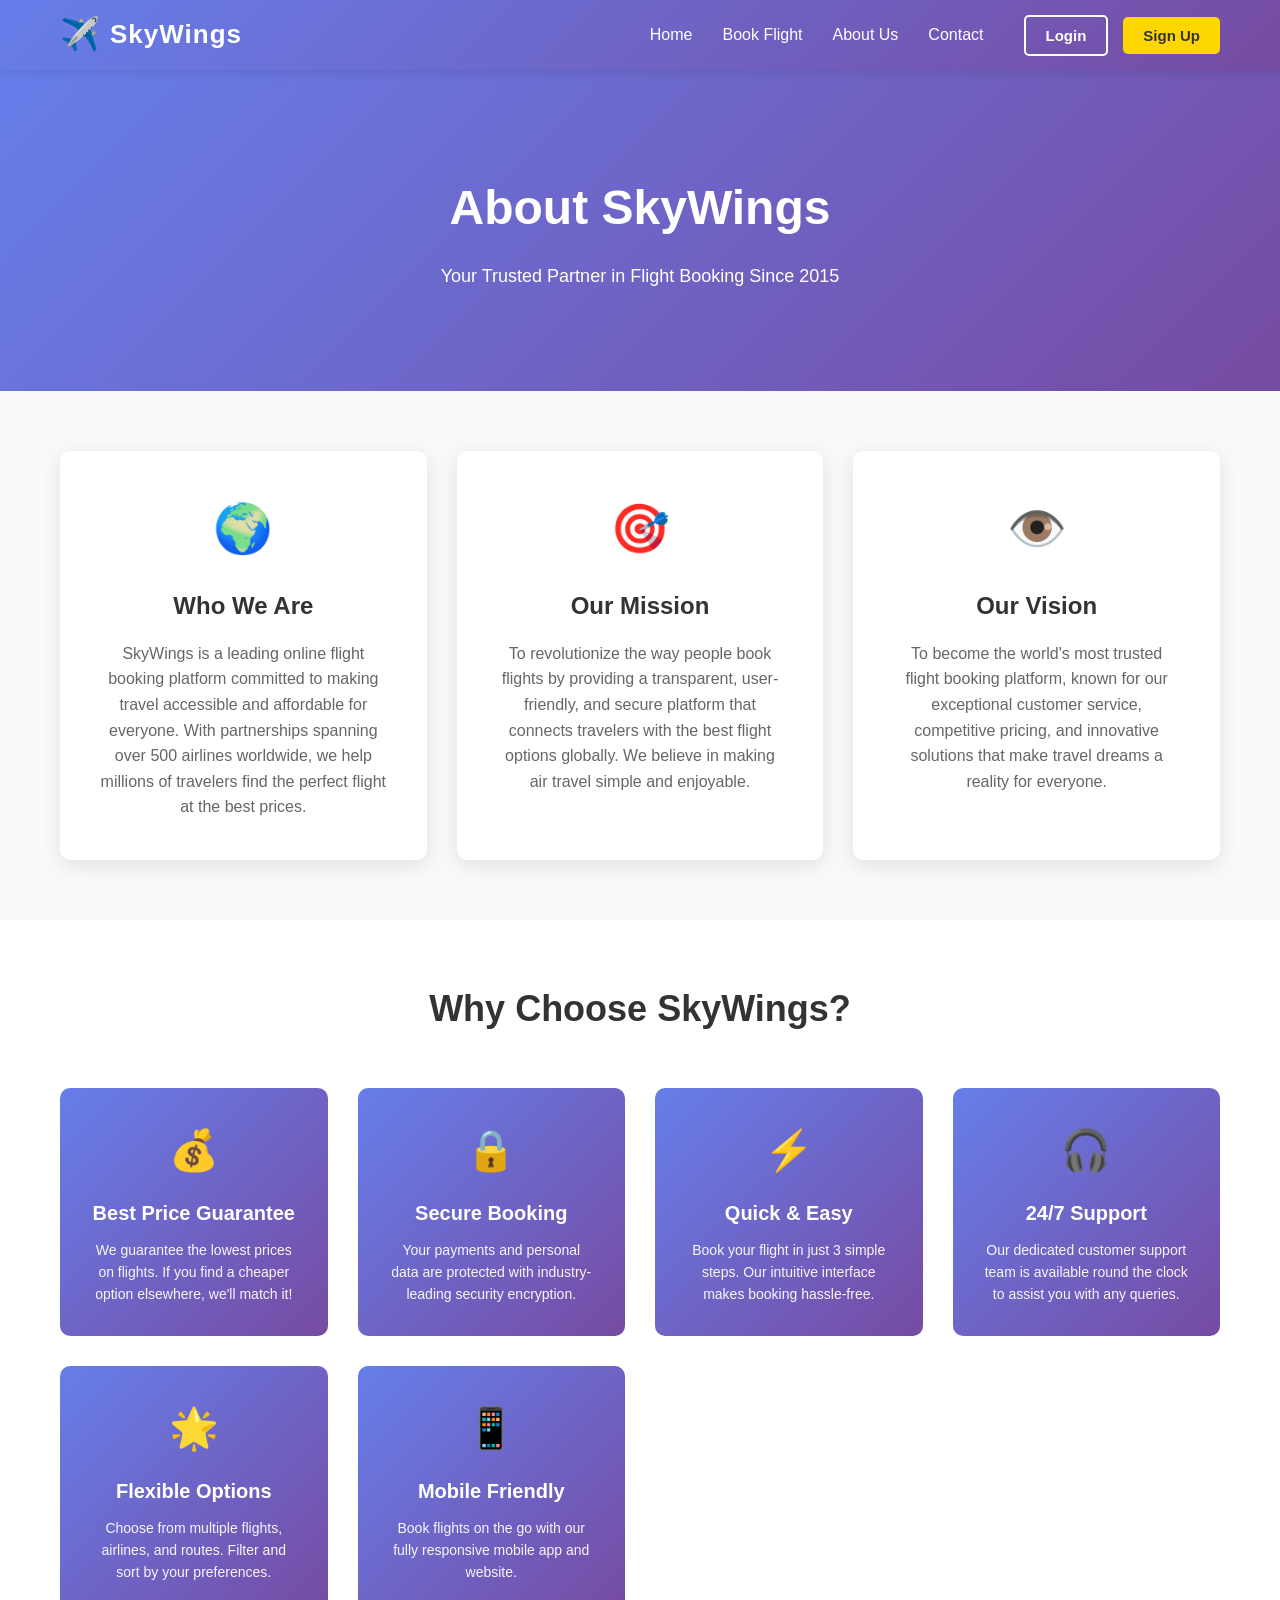
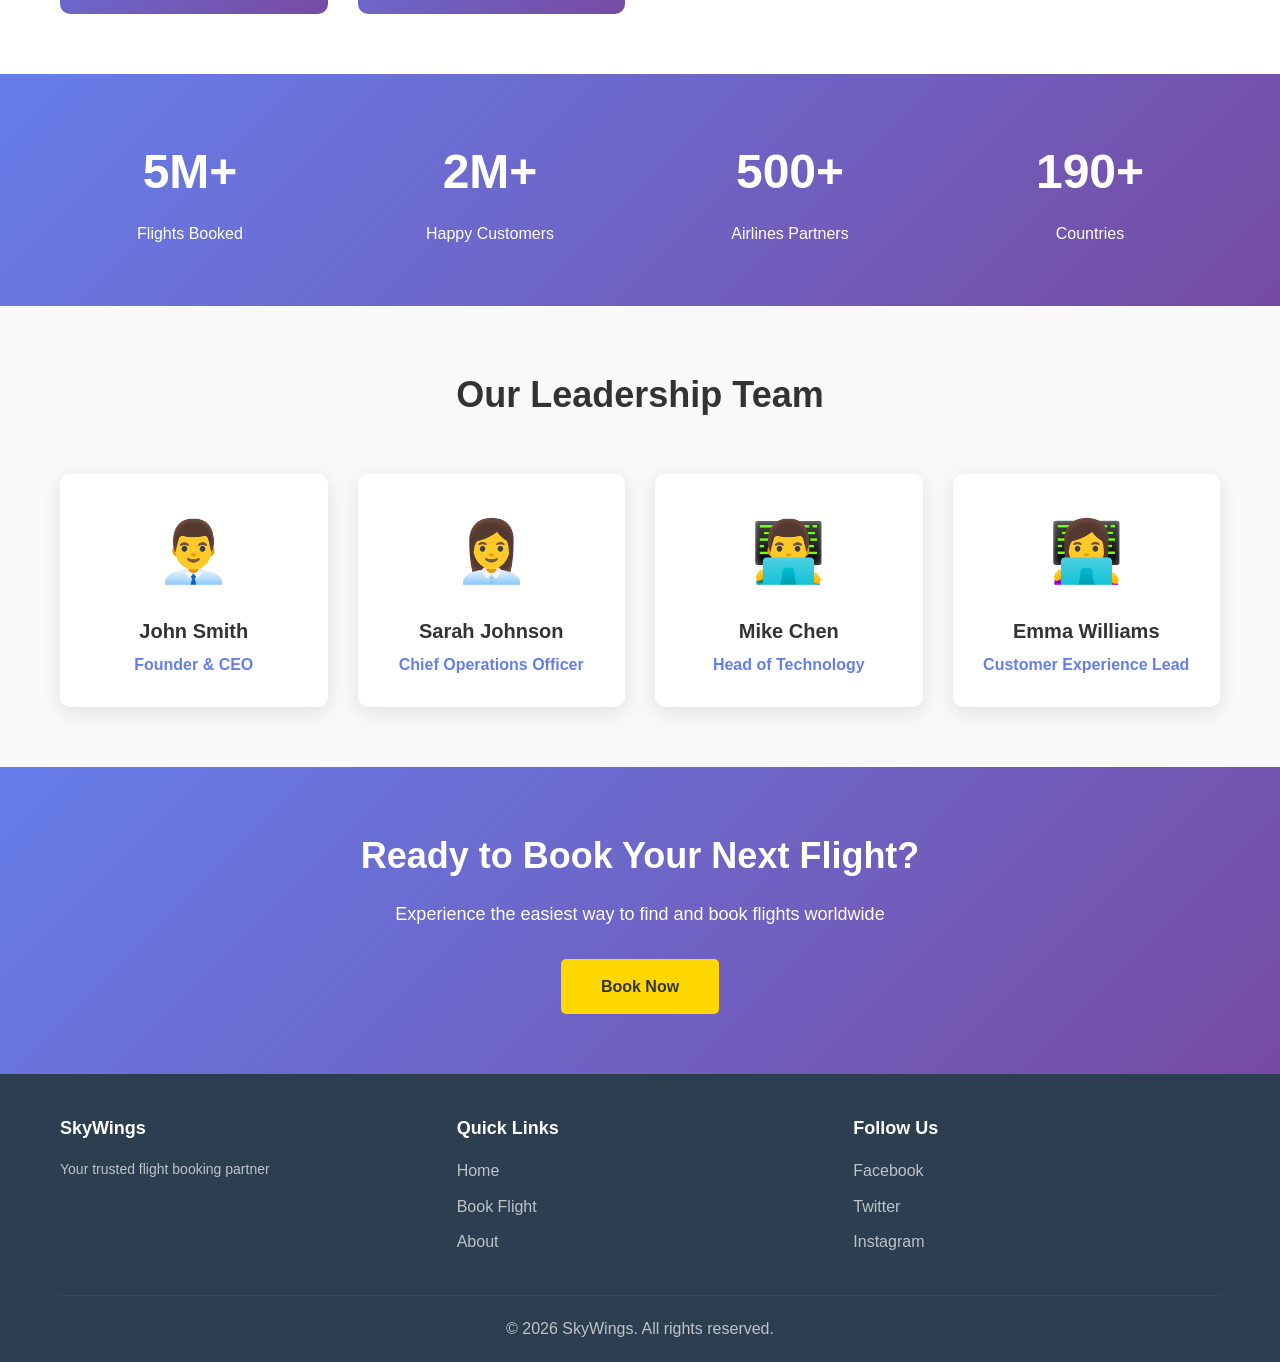
<file: about.html>
<!DOCTYPE html>
<html lang="en">
<head>
    <meta charset="UTF-8">
    <meta name="viewport" content="width=device-width, initial-scale=1.0">
    <title>About Us - SkyWings Flight Booking</title>
    <link rel="stylesheet" href="style.css">
</head>
<body>
    <!-- Navigation Bar -->
    <nav class="navbar">
        <div class="navbar-container">
            <!-- Logo -->
            <div class="navbar-logo">
                <span class="logo-icon">✈️</span>
                <span class="logo-text">SkyWings</span>
            </div>

            <!-- Hamburger Menu -->
            <div class="hamburger" id="hamburger">
                <span></span>
                <span></span>
                <span></span>
            </div>

            <!-- Nav Links and Auth Buttons -->
            <div class="nav-menu" id="navMenu">
                <ul class="nav-links">
                    <li><a href="index.html">Home</a></li>
                    <li><a href="booking.html">Book Flight</a></li>
                    <li><a href="about.html">About Us</a></li>
                    <li><a href="index.html#contact">Contact</a></li>
                </ul>

                <div class="auth-buttons">
                    <button class="btn btn-login" id="loginBtn">Login</button>
                    <button class="btn btn-signup" id="signupBtn">Sign Up</button>
                </div>
            </div>
        </div>
    </nav>

    <!-- About Hero Section -->
    <section class="about-hero">
        <div class="about-content">
            <h1>About SkyWings</h1>
            <p>Your Trusted Partner in Flight Booking Since 2015</p>
        </div>
    </section>

    <!-- About Main Content -->
    <section class="about-section">
        <div class="container">
            <div class="about-grid">
                <!-- Who We Are -->
                <div class="about-card">
                    <div class="card-icon">🌍</div>
                    <h2>Who We Are</h2>
                    <p>SkyWings is a leading online flight booking platform committed to making travel accessible and affordable for everyone. With partnerships spanning over 500 airlines worldwide, we help millions of travelers find the perfect flight at the best prices.</p>
                </div>

                <!-- Our Mission -->
                <div class="about-card">
                    <div class="card-icon">🎯</div>
                    <h2>Our Mission</h2>
                    <p>To revolutionize the way people book flights by providing a transparent, user-friendly, and secure platform that connects travelers with the best flight options globally. We believe in making air travel simple and enjoyable.</p>
                </div>

                <!-- Our Vision -->
                <div class="about-card">
                    <div class="card-icon">👁️</div>
                    <h2>Our Vision</h2>
                    <p>To become the world's most trusted flight booking platform, known for our exceptional customer service, competitive pricing, and innovative solutions that make travel dreams a reality for everyone.</p>
                </div>
            </div>
        </div>
    </section>

    <!-- Why Choose Us -->
    <section class="why-choose-us">
        <div class="container">
            <h2>Why Choose SkyWings?</h2>
            <div class="features-grid">
                <div class="feature-item">
                    <div class="feature-icon">💰</div>
                    <h3>Best Price Guarantee</h3>
                    <p>We guarantee the lowest prices on flights. If you find a cheaper option elsewhere, we'll match it!</p>
                </div>

                <div class="feature-item">
                    <div class="feature-icon">🔒</div>
                    <h3>Secure Booking</h3>
                    <p>Your payments and personal data are protected with industry-leading security encryption.</p>
                </div>

                <div class="feature-item">
                    <div class="feature-icon">⚡</div>
                    <h3>Quick & Easy</h3>
                    <p>Book your flight in just 3 simple steps. Our intuitive interface makes booking hassle-free.</p>
                </div>

                <div class="feature-item">
                    <div class="feature-icon">🎧</div>
                    <h3>24/7 Support</h3>
                    <p>Our dedicated customer support team is available round the clock to assist you with any queries.</p>
                </div>

                <div class="feature-item">
                    <div class="feature-icon">🌟</div>
                    <h3>Flexible Options</h3>
                    <p>Choose from multiple flights, airlines, and routes. Filter and sort by your preferences.</p>
                </div>

                <div class="feature-item">
                    <div class="feature-icon">📱</div>
                    <h3>Mobile Friendly</h3>
                    <p>Book flights on the go with our fully responsive mobile app and website.</p>
                </div>
            </div>
        </div>
    </section>

    <!-- Statistics Section -->
    <section class="stats-section">
        <div class="container">
            <div class="stats-grid">
                <div class="stat-item">
                    <h3>5M+</h3>
                    <p>Flights Booked</p>
                </div>
                <div class="stat-item">
                    <h3>2M+</h3>
                    <p>Happy Customers</p>
                </div>
                <div class="stat-item">
                    <h3>500+</h3>
                    <p>Airlines Partners</p>
                </div>
                <div class="stat-item">
                    <h3>190+</h3>
                    <p>Countries</p>
                </div>
            </div>
        </div>
    </section>

    <!-- Team Section -->
    <section class="team-section">
        <div class="container">
            <h2>Our Leadership Team</h2>
            <div class="team-grid">
                <div class="team-member">
                    <div class="member-avatar">👨‍💼</div>
                    <h3>John Smith</h3>
                    <p>Founder & CEO</p>
                </div>

                <div class="team-member">
                    <div class="member-avatar">👩‍💼</div>
                    <h3>Sarah Johnson</h3>
                    <p>Chief Operations Officer</p>
                </div>

                <div class="team-member">
                    <div class="member-avatar">👨‍💻</div>
                    <h3>Mike Chen</h3>
                    <p>Head of Technology</p>
                </div>

                <div class="team-member">
                    <div class="member-avatar">👩‍💻</div>
                    <h3>Emma Williams</h3>
                    <p>Customer Experience Lead</p>
                </div>
            </div>
        </div>
    </section>

    <!-- CTA Section -->
    <section class="cta-section">
        <div class="container">
            <h2>Ready to Book Your Next Flight?</h2>
            <p>Experience the easiest way to find and book flights worldwide</p>
            <a href="booking.html" class="btn btn-cta">Book Now</a>
        </div>
    </section>

    <!-- Footer -->
    <footer class="footer">
        <div class="container">
            <div class="footer-content">
                <div class="footer-section">
                    <h4>SkyWings</h4>
                    <p>Your trusted flight booking partner</p>
                </div>
                <div class="footer-section">
                    <h4>Quick Links</h4>
                    <ul>
                        <li><a href="index.html">Home</a></li>
                        <li><a href="booking.html">Book Flight</a></li>
                        <li><a href="about.html">About</a></li>
                    </ul>
                </div>
                <div class="footer-section">
                    <h4>Follow Us</h4>
                    <ul>
                        <li><a href="#">Facebook</a></li>
                        <li><a href="#">Twitter</a></li>
                        <li><a href="#">Instagram</a></li>
                    </ul>
                </div>
            </div>
            <div class="footer-bottom">
                <p>&copy; 2026 SkyWings. All rights reserved.</p>
            </div>
        </div>
    </footer>

    <!-- Login Modal -->
    <div class="modal" id="loginModal">
        <div class="modal-content">
            <span class="close" id="closeLoginModal">&times;</span>
            <h2>Login</h2>
            <form>
                <div class="form-group">
                    <label for="loginEmail">Email</label>
                    <input type="email" id="loginEmail" required>
                </div>
                <div class="form-group">
                    <label for="loginPassword">Password</label>
                    <input type="password" id="loginPassword" required>
                </div>
                <button type="submit" class="btn btn-primary">Login</button>
            </form>
        </div>
    </div>

    <!-- Signup Modal -->
    <div class="modal" id="signupModal">
        <div class="modal-content">
            <span class="close" id="closeSignupModal">&times;</span>
            <h2>Sign Up</h2>
            <form>
                <div class="form-group">
                    <label for="signupName">Full Name</label>
                    <input type="text" id="signupName" required>
                </div>
                <div class="form-group">
                    <label for="signupEmail">Email</label>
                    <input type="email" id="signupEmail" required>
                </div>
                <div class="form-group">
                    <label for="signupPassword">Password</label>
                    <input type="password" id="signupPassword" required>
                </div>
                <div class="form-group">
                    <label for="signupConfirm">Confirm Password</label>
                    <input type="password" id="signupConfirm" required>
                </div>
                <button type="submit" class="btn btn-primary">Create Account</button>
            </form>
        </div>
    </div>

    <script src="script.js"></script>
</body>
</html>
</file>
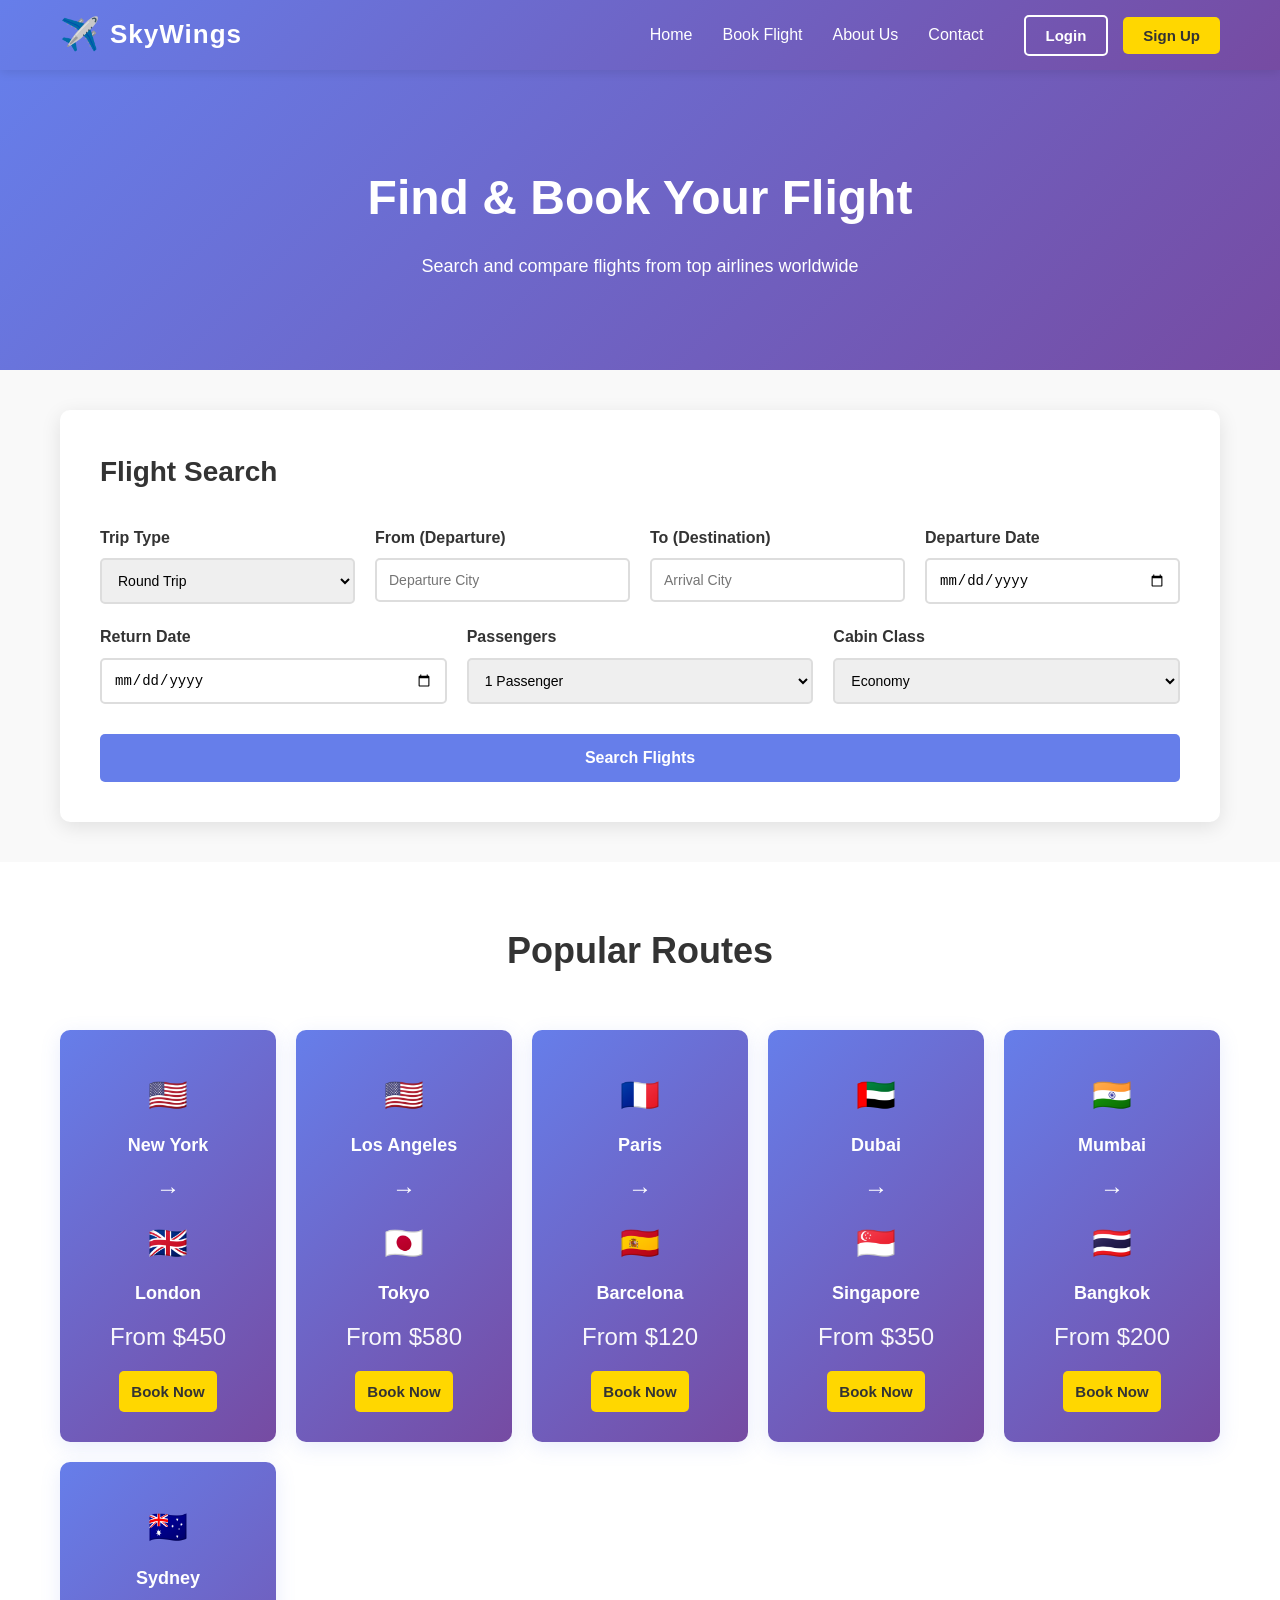
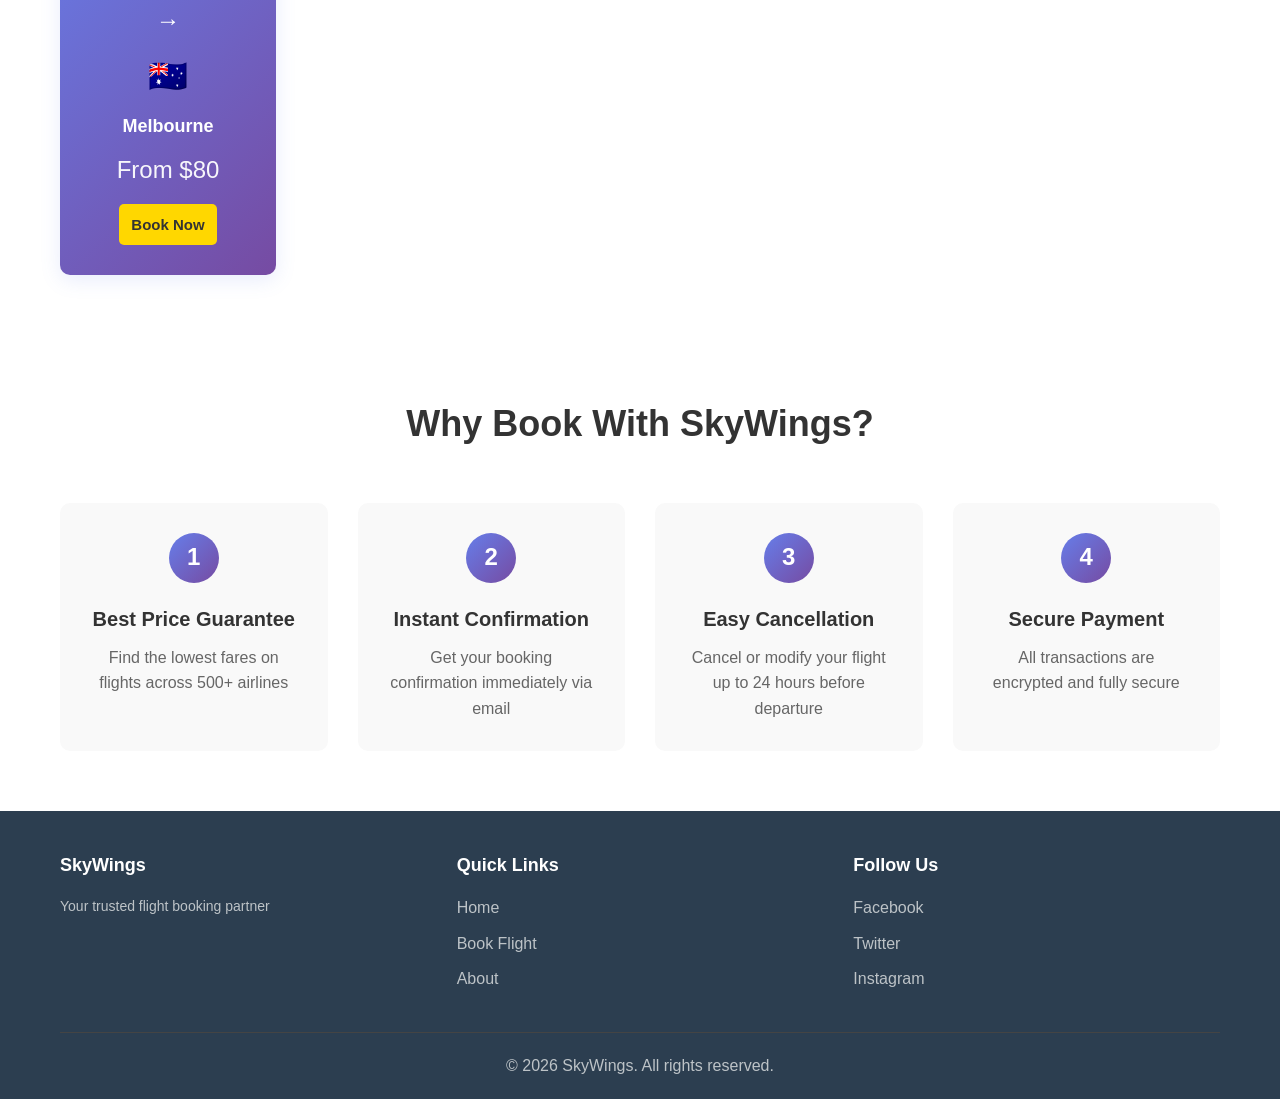
<file: booking.html>
<!DOCTYPE html>
<html lang="en">
<head>
    <meta charset="UTF-8">
    <meta name="viewport" content="width=device-width, initial-scale=1.0">
    <title>Book Flight - SkyWings Flight Booking</title>
    <link rel="stylesheet" href="style.css">
</head>
<body>
    <!-- Navigation Bar -->
    <nav class="navbar">
        <div class="navbar-container">
            <!-- Logo -->
            <div class="navbar-logo">
                <span class="logo-icon">✈️</span>
                <span class="logo-text">SkyWings</span>
            </div>

            <!-- Hamburger Menu -->
            <div class="hamburger" id="hamburger">
                <span></span>
                <span></span>
                <span></span>
            </div>

            <!-- Nav Links and Auth Buttons -->
            <div class="nav-menu" id="navMenu">
                <ul class="nav-links">
                    <li><a href="index.html">Home</a></li>
                    <li><a href="booking.html">Book Flight</a></li>
                    <li><a href="about.html">About Us</a></li>
                        <li><a href="index.html#contact">Contact</a></li>
                </ul>

                <div class="auth-buttons">
                    <button class="btn btn-login" id="loginBtn">Login</button>
                    <button class="btn btn-signup" id="signupBtn">Sign Up</button>
                </div>
            </div>
        </div>
    </nav>

    <!-- Booking Hero Section -->
    <section class="booking-hero">
        <div class="booking-content">
            <h1>Find & Book Your Flight</h1>
            <p>Search and compare flights from top airlines worldwide</p>
        </div>
    </section>

    <!-- Search Form -->
    <section class="search-section">
        <div class="container">
            <div class="search-card">
                <h2>Flight Search</h2>
                <form id="searchForm" class="search-form">
                    <div class="form-row">
                        <div class="form-col">
                            <label for="tripType">Trip Type</label>
                            <select id="tripType" required>
                                <option value="round-trip">Round Trip</option>
                                <option value="one-way">One Way</option>
                                <option value="multi-city">Multi-City</option>
                            </select>
                        </div>

                        <div class="form-col">
                            <label for="departure">From (Departure)</label>
                            <input type="text" id="departure" placeholder="Departure City" required>
                        </div>

                        <div class="form-col">
                            <label for="arrival">To (Destination)</label>
                            <input type="text" id="arrival" placeholder="Arrival City" required>
                        </div>

                        <div class="form-col">
                            <label for="departDate">Departure Date</label>
                            <input type="date" id="departDate" required>
                        </div>
                    </div>

                    <div class="form-row">
                        <div class="form-col">
                            <label for="returnDate">Return Date</label>
                            <input type="date" id="returnDate">
                        </div>

                        <div class="form-col">
                            <label for="passengers">Passengers</label>
                            <select id="passengers" required>
                                <option value="1">1 Passenger</option>
                                <option value="2">2 Passengers</option>
                                <option value="3">3 Passengers</option>
                                <option value="4">4 Passengers</option>
                                <option value="5">5 Passengers</option>
                                <option value="6">6 Passengers</option>
                            </select>
                        </div>

                        <div class="form-col">
                            <label for="class">Cabin Class</label>
                            <select id="class" required>
                                <option value="economy">Economy</option>
                                <option value="premium">Premium Economy</option>
                                <option value="business">Business</option>
                                <option value="first">First Class</option>
                            </select>
                        </div>
                    </div>

                    <button type="submit" class="btn btn-search">Search Flights</button>
                </form>
            </div>
        </div>
    </section>

    <!-- Popular Routes -->
    

    <!-- Flight Results (Initially Hidden) -->
    <section class="flight-results" id="flightResults" style="display: none;">
        <div class="container">
            <h2>Available Flights</h2>
            <div class="results-info">
                <p id="resultsInfo"></p>
            </div>
            <div class="flights-list" id="flightsList"></div>
        </div>
    </section>

    <!-- My Bookings Section -->
    <section class="my-bookings" id="myBookingsSection" style="display: none;">
        <div class="container">
            <h2>📋 My Bookings</h2>
            <div class="bookings-list" id="bookingsList"></div>
        </div>
    </section>

    <!-- Popular Routes -->
    <section class="popular-routes">
        <div class="container">
            <h2>Popular Routes</h2>
            <div class="routes-grid">
                <div class="route-card">
                    <div class="route-flag">🇺🇸</div>
                    <h3>New York</h3>
                    <p>→</p>
                    <div class="route-flag">🇬🇧</div>
                    <h3>London</h3>
                    <p class="route-price">From $450</p>
                    <button class="btn btn-deal" onclick="directBook('New York', 'London', 450, 'SkyAir', 'SA101')">Book Now</button>
                </div>

                <div class="route-card">
                    <div class="route-flag">🇺🇸</div>
                    <h3>Los Angeles</h3>
                    <p>→</p>
                    <div class="route-flag">🇯🇵</div>
                    <h3>Tokyo</h3>
                    <p class="route-price">From $580</p>
                    <button class="btn btn-deal" onclick="directBook('Los Angeles', 'Tokyo', 580, 'EuroStar Airlines', 'ES404')">Book Now</button>
                </div>

                <div class="route-card">
                    <div class="route-flag">🇫🇷</div>
                    <h3>Paris</h3>
                    <p>→</p>
                    <div class="route-flag">🇪🇸</div>
                    <h3>Barcelona</h3>
                    <p class="route-price">From $120</p>
                    <button class="btn btn-deal" onclick="directBook('Paris', 'Barcelona', 120, 'SkyAir', 'SA505')">Book Now</button>
                </div>

                <div class="route-card">
                    <div class="route-flag">🇦🇪</div>
                    <h3>Dubai</h3>
                    <p>→</p>
                    <div class="route-flag">🇸🇬</div>
                    <h3>Singapore</h3>
                    <p class="route-price">From $350</p>
                    <button class="btn btn-deal" onclick="directBook('Dubai', 'Singapore', 350, 'AeroLine', 'AL606')">Book Now</button>
                </div>

                <div class="route-card">
                    <div class="route-flag">🇮🇳</div>
                    <h3>Mumbai</h3>
                    <p>→</p>
                    <div class="route-flag">🇹🇭</div>
                    <h3>Bangkok</h3>
                    <p class="route-price">From $200</p>
                    <button class="btn btn-deal" onclick="directBook('Mumbai', 'Bangkok', 200, 'GlobalWings', 'GW303')">Book Now</button>
                </div>

                <div class="route-card">
                    <div class="route-flag">🇦🇺</div>
                    <h3>Sydney</h3>
                    <p>→</p>
                    <div class="route-flag">🇦🇺</div>
                    <h3>Melbourne</h3>
                    <p class="route-price">From $80</p>
                    <button class="btn btn-deal" onclick="directBook('Sydney', 'Melbourne', 80, 'SkyAir', 'SA505')">Book Now</button>
                </div>
            </div>
        </div>
    </section>

    

    <!-- Why Book With Us -->
    <section class="booking-features">
        <div class="container">
            <h2>Why Book With SkyWings?</h2>
            <div class="features-row">
                <div class="feature-box">
                    <div class="feature-number">1</div>
                    <h3>Best Price Guarantee</h3>
                    <p>Find the lowest fares on flights across 500+ airlines</p>
                </div>
                <div class="feature-box">
                    <div class="feature-number">2</div>
                    <h3>Instant Confirmation</h3>
                    <p>Get your booking confirmation immediately via email</p>
                </div>
                <div class="feature-box">
                    <div class="feature-number">3</div>
                    <h3>Easy Cancellation</h3>
                    <p>Cancel or modify your flight up to 24 hours before departure</p>
                </div>
                <div class="feature-box">
                    <div class="feature-number">4</div>
                    <h3>Secure Payment</h3>
                    <p>All transactions are encrypted and fully secure</p>
                </div>
            </div>
        </div>
    </section>

    <!-- Footer -->
    <footer class="footer">
        <div class="container">
            <div class="footer-content">
                <div class="footer-section">
                    <h4>SkyWings</h4>
                    <p>Your trusted flight booking partner</p>
                </div>
                <div class="footer-section">
                    <h4>Quick Links</h4>
                    <ul>
                        <li><a href="index.html">Home</a></li>
                        <li><a href="booking.html">Book Flight</a></li>
                        <li><a href="about.html">About</a></li>
                    </ul>
                </div>
                <div class="footer-section">
                    <h4>Follow Us</h4>
                    <ul>
                        <li><a href="#">Facebook</a></li>
                        <li><a href="#">Twitter</a></li>
                        <li><a href="#">Instagram</a></li>
                    </ul>
                </div>
            </div>
            <div class="footer-bottom">
                <p>&copy; 2026 SkyWings. All rights reserved.</p>
            </div>
        </div>
    </footer>

    <!-- Login Modal -->
    <div class="modal" id="loginModal">
        <div class="modal-content">
            <span class="close" id="closeLoginModal">&times;</span>
            <h2>Login</h2>
            <form>
                <div class="form-group">
                    <label for="loginEmail">Email</label>
                    <input type="email" id="loginEmail" required>
                </div>
                <div class="form-group">
                    <label for="loginPassword">Password</label>
                    <input type="password" id="loginPassword" required>
                </div>
                <button type="submit" class="btn btn-primary">Login</button>
            </form>
        </div>
    </div>

    <!-- Signup Modal -->
    <div class="modal" id="signupModal">
        <div class="modal-content">
            <span class="close" id="closeSignupModal">&times;</span>
            <h2>Sign Up</h2>
            <form>
                <div class="form-group">
                    <label for="signupName">Full Name</label>
                    <input type="text" id="signupName" required>
                </div>
                <div class="form-group">
                    <label for="signupEmail">Email</label>
                    <input type="email" id="signupEmail" required>
                </div>
                <div class="form-group">
                    <label for="signupPassword">Password</label>
                    <input type="password" id="signupPassword" required>
                </div>
                <div class="form-group">
                    <label for="signupConfirm">Confirm Password</label>
                    <input type="password" id="signupConfirm" required>
                </div>
                <button type="submit" class="btn btn-primary">Create Account</button>
            </form>
        </div>
    </div>

    <script src="script.js"></script>
    <script src="booking.js"></script>
</body>
</html>
</file>
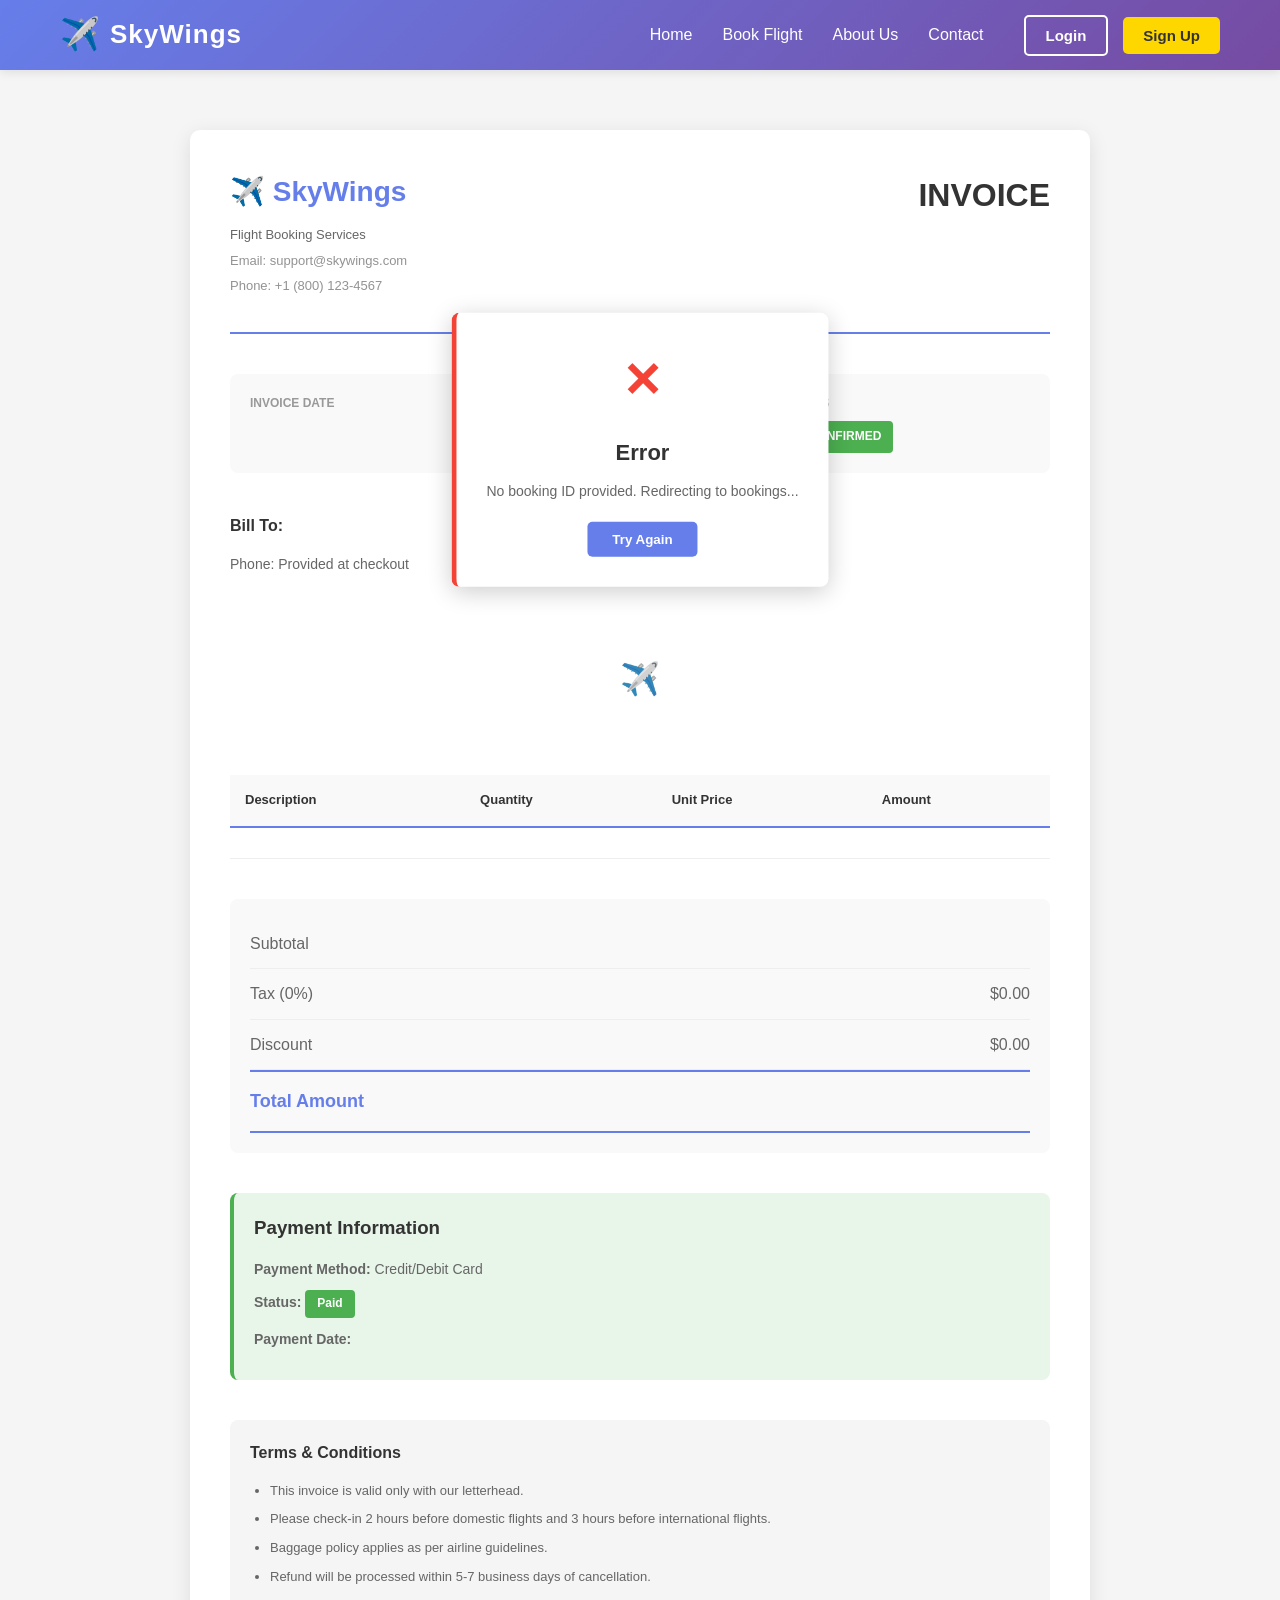
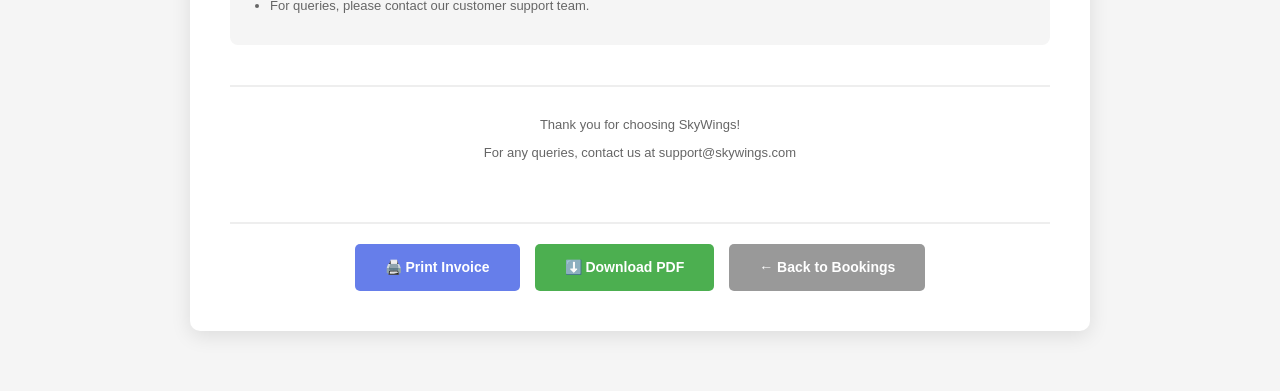
<file: invoice.html>
<!DOCTYPE html>
<html lang="en">
<head>
    <meta charset="UTF-8">
    <meta name="viewport" content="width=device-width, initial-scale=1.0">
    <title>Invoice - SkyWings Flight Booking</title>
    <link rel="stylesheet" href="style.css">
</head>
<body>
    <!-- Navigation Bar -->
    <nav class="navbar">
        <div class="navbar-container">
            <!-- Logo -->
            <div class="navbar-logo">
                <span class="logo-icon">✈️</span>
                <span class="logo-text">SkyWings</span>
            </div>

            <!-- Hamburger Menu -->
            <div class="hamburger" id="hamburger">
                <span></span>
                <span></span>
                <span></span>
            </div>

            <!-- Nav Links and Auth Buttons -->
            <div class="nav-menu" id="navMenu">
                <ul class="nav-links">
                    <li><a href="index.html">Home</a></li>
                    <li><a href="booking.html">Book Flight</a></li>
                    <li><a href="about.html">About Us</a></li>
                        <li><a href="index.html#contact">Contact</a></li>
                </ul>

                <div class="auth-buttons">
                    <button class="btn btn-login" id="loginBtn">Login</button>
                    <button class="btn btn-signup" id="signupBtn">Sign Up</button>
                </div>
            </div>
        </div>
    </nav>

    <!-- Invoice Section -->
    <section class="invoice-section">
        <div class="invoice-container">
            <!-- Invoice Header -->
            <div class="invoice-header">
                <div class="company-info">
                    <h1 class="company-name">✈️ SkyWings</h1>
                    <p>Flight Booking Services</p>
                    <p class="company-details">Email: support@skywings.com</p>
                    <p class="company-details">Phone: +1 (800) 123-4567</p>
                </div>
                <div class="invoice-title">
                    <h2>INVOICE</h2>
                    <p id="invoiceNumber"></p>
                </div>
            </div>

            <!-- Invoice Info -->
            <div class="invoice-info">
                <div class="info-item">
                    <label>Invoice Date</label>
                    <p id="invoiceDate"></p>
                </div>
                <div class="info-item">
                    <label>Booking ID</label>
                    <p id="bookingID"></p>
                </div>
                <div class="info-item">
                    <label>Status</label>
                    <p><span class="badge-confirmed">✓ CONFIRMED</span></p>
                </div>
            </div>

            <!-- Bill To -->
            <div class="bill-section">
                <div class="bill-item">
                    <h3>Bill To:</h3>
                    <p id="customerName"></p>
                    <p id="customerEmail"></p>
                    <p id="customerPhone">Phone: Provided at checkout</p>
                </div>
                <div class="bill-item">
                    <h3>Flight Details:</h3>
                    <p><strong id="airline"></strong></p>
                    <p>Flight Number: <strong id="flightNumber"></strong></p>
                    <p id="cabinClass"></p>
                </div>
            </div>

            <!-- Flight Route -->
            <div class="invoice-route">
                <div class="route-detail">
                    <p class="city-code" id="departureCode"></p>
                    <p class="city-name" id="departureCity"></p>
                    <p class="date" id="departureDate"></p>
                </div>
                <div class="route-arrow">✈️</div>
                <div class="route-detail">
                    <p class="city-code" id="arrivalCode"></p>
                    <p class="city-name" id="arrivalCity"></p>
                    <p class="date" id="arrivalDate"></p>
                </div>
            </div>

            <!-- Items Table -->
            <table class="invoice-table">
                <thead>
                    <tr>
                        <th>Description</th>
                        <th>Quantity</th>
                        <th>Unit Price</th>
                        <th>Amount</th>
                    </tr>
                </thead>
                <tbody>
                    <tr>
                        <td id="itemDescription"></td>
                        <td id="itemQuantity"></td>
                        <td id="itemPrice"></td>
                        <td id="itemAmount"></td>
                    </tr>
                </tbody>
            </table>

            <!-- Totals -->
            <div class="invoice-totals">
                <div class="total-row">
                    <span>Subtotal</span>
                    <span id="subtotal"></span>
                </div>
                <div class="total-row">
                    <span>Tax (0%)</span>
                    <span id="tax">$0.00</span>
                </div>
                <div class="total-row">
                    <span>Discount</span>
                    <span id="discount">$0.00</span>
                </div>
                <div class="total-row grand-total">
                    <span>Total Amount</span>
                    <span id="grandTotal"></span>
                </div>
            </div>

            <!-- Payment Info -->
            <div class="payment-info">
                <h3>Payment Information</h3>
                <p><strong>Payment Method:</strong> Credit/Debit Card</p>
                <p><strong>Status:</strong> <span class="payment-status">Paid</span></p>
                <p><strong>Payment Date:</strong> <span id="paymentDate"></span></p>
            </div>

            <!-- Terms & Conditions -->
            <div class="invoice-terms">
                <h3>Terms & Conditions</h3>
                <ul>
                    <li>This invoice is valid only with our letterhead.</li>
                    <li>Please check-in 2 hours before domestic flights and 3 hours before international flights.</li>
                    <li>Baggage policy applies as per airline guidelines.</li>
                    <li>Refund will be processed within 5-7 business days of cancellation.</li>
                    <li>For queries, please contact our customer support team.</li>
                </ul>
            </div>

            <!-- Footer -->
            <div class="invoice-footer">
                <p>Thank you for choosing SkyWings!</p>
                <p>For any queries, contact us at support@skywings.com</p>
            </div>

            <!-- Print & Download Section -->
            <div class="invoice-actions">
                <button class="btn btn-print" onclick="window.print()">🖨️ Print Invoice</button>
                <button class="btn btn-download" onclick="downloadInvoice()">⬇️ Download PDF</button>
                <a href="booking.html" class="btn btn-back">← Back to Bookings</a>
            </div>
        </div>
    </section>

    <!-- Login Modal -->
    <div class="modal" id="loginModal">
        <div class="modal-content">
            <span class="close" id="closeLoginModal">&times;</span>
            <h2>Login</h2>
            <form>
                <div class="form-group">
                    <label for="loginEmail">Email</label>
                    <input type="email" id="loginEmail" required>
                </div>
                <div class="form-group">
                    <label for="loginPassword">Password</label>
                    <input type="password" id="loginPassword" required>
                </div>
                <button type="submit" class="btn btn-primary">Login</button>
            </form>
        </div>
    </div>

    <!-- Signup Modal -->
    <div class="modal" id="signupModal">
        <div class="modal-content">
            <span class="close" id="closeSignupModal">&times;</span>
            <h2>Sign Up</h2>
            <form>
                <div class="form-group">
                    <label for="signupName">Full Name</label>
                    <input type="text" id="signupName" required>
                </div>
                <div class="form-group">
                    <label for="signupEmail">Email</label>
                    <input type="email" id="signupEmail" required>
                </div>
                <div class="form-group">
                    <label for="signupPassword">Password</label>
                    <input type="password" id="signupPassword" required>
                </div>
                <div class="form-group">
                    <label for="signupConfirm">Confirm Password</label>
                    <input type="password" id="signupConfirm" required>
                </div>
                <button type="submit" class="btn btn-primary">Create Account</button>
            </form>
        </div>
    </div>

    <script src="script.js"></script>
    <script src="invoice.js"></script>
</body>
</html>
</file>
<file: style.css>
* {
    margin: 0;
    padding: 0;
    box-sizing: border-box;
}

body {
    font-family: 'Segoe UI', Tahoma, Geneva, Verdana, sans-serif;
    line-height: 1.6;
    color: #333;
}

/* ===== NAVBAR STYLES ===== */
.navbar {
    background: linear-gradient(135deg, #667eea 0%, #764ba2 100%);
    position: sticky;
    top: 0;
    z-index: 1000;
    box-shadow: 0 4px 15px rgba(102, 126, 234, 0.2);
}

.navbar-container {
    max-width: 1200px;
    margin: 0 auto;
    padding: 0 20px;
    display: flex;
    justify-content: space-between;
    align-items: center;
    height: 70px;
}

/* Logo Styles */
.navbar-logo {
    display: flex;
    align-items: center;
    gap: 10px;
    cursor: pointer;
    font-size: 28px;
    font-weight: bold;
    color: white;
    transition: transform 0.4s cubic-bezier(0.25, 0.46, 0.45, 0.94);
}

.navbar-logo:hover {
    transform: scale(1.05);
}

.logo-icon {
    font-size: 32px;
}

.logo-text {
    font-size: 26px;
    letter-spacing: 1px;
}

/* Nav Menu */
.nav-menu {
    display: flex;
    align-items: center;
    gap: 40px;
}

.nav-links {
    display: flex;
    list-style: none;
    gap: 30px;
}

.nav-links a {
    color: white;
    text-decoration: none;
    font-weight: 500;
    transition: all 0.4s cubic-bezier(0.25, 0.46, 0.45, 0.94);
    position: relative;
}

.nav-links a:hover {
    color: #ffd700;
}

.nav-links a::after {
    content: '';
    position: absolute;
    bottom: -5px;
    left: 0;
    width: 0;
    height: 2px;
    background-color: #ffd700;
    transition: width 0.4s cubic-bezier(0.25, 0.46, 0.45, 0.94);
}

.nav-links a:hover::after {
    width: 100%;
}

/* Auth Buttons */
.auth-buttons {
    display: flex;
    gap: 15px;
    align-items: center;
}

.btn {
    padding: 10px 20px;
    border: none;
    border-radius: 5px;
    font-size: 15px;
    font-weight: 600;
    cursor: pointer;
    transition: all 0.4s cubic-bezier(0.25, 0.46, 0.45, 0.94);
}

.btn-login {
    background-color: transparent;
    color: white;
    border: 2px solid white;
}

.btn-login:hover {
    background-color: white;
    color: #667eea;
    transform: translateY(-3px);
    box-shadow: 0 5px 15px rgba(102, 126, 234, 0.3);
}

.btn-signup {
    background-color: #ffd700;
    color: #333;
    border: none;
}

.btn-signup:hover {
    background-color: #ffed4e;
    transform: translateY(-3px);
    box-shadow: 0 5px 15px rgba(255, 215, 0, 0.4);
}

/* Hamburger Menu */
.hamburger {
    display: none;
    flex-direction: column;
    cursor: pointer;
}

.hamburger span {
    width: 25px;
    height: 3px;
    background-color: white;
    margin: 5px 0;
    border-radius: 3px;
    transition: all 0.4s cubic-bezier(0.25, 0.46, 0.45, 0.94);
}

.hamburger.active span:nth-child(1) {
    transform: rotate(45deg) translate(10px, 10px);
}

.hamburger.active span:nth-child(2) {
    opacity: 0;
}

.hamburger.active span:nth-child(3) {
    transform: rotate(-45deg) translate(7px, -7px);
}

/* ===== HERO SECTION ===== */
.hero {
    background: linear-gradient(135deg, #667eea 0%, #764ba2 100%);
    color: white;
    padding: 100px 20px;
    text-align: center;
    min-height: 400px;
    display: flex;
    align-items: center;
    justify-content: center;
}

.hero-content h1 {
    font-size: 48px;
    margin-bottom: 20px;
    animation: slideDown 0.8s cubic-bezier(0.25, 0.46, 0.45, 0.94);
}

.hero-content p {
    font-size: 20px;
    margin-bottom: 30px;
    animation: slideUp 0.8s cubic-bezier(0.25, 0.46, 0.45, 0.94);
}

.cta-button {
    display: inline-block;
    background-color: #ffd700;
    color: #333;
    padding: 15px 40px;
    border-radius: 5px;
    font-weight: 600;
    font-size: 16px;
    text-decoration: none;
    transition: all 0.4s cubic-bezier(0.25, 0.46, 0.45, 0.94);
    animation: slideUp 0.8s cubic-bezier(0.25, 0.46, 0.45, 0.94) 0.2s both;
}

.cta-button:hover {
    background-color: #ffed4e;
    transform: translateY(-4px);
    box-shadow: 0 12px 25px rgba(255, 215, 0, 0.3);
}

/* Quick Stats Section */
.quick-stats {
    padding: 50px 20px;
    background-color: white;
    border-top: 3px solid #667eea;
}

.stats-row {
    display: grid;
    grid-template-columns: repeat(auto-fit, minmax(200px, 1fr));
    gap: 30px;
    max-width: 1200px;
    margin: 0 auto;
}

.stat-card {
    text-align: center;
    padding: 30px;
    background: linear-gradient(135deg, #667eea 0%, #764ba2 100%);
    color: white;
    border-radius: 10px;
    transition: all 0.4s cubic-bezier(0.25, 0.46, 0.45, 0.94);
    box-shadow: 0 5px 15px rgba(102, 126, 234, 0.2);
}

.stat-card:hover {
    transform: translateY(-8px);
    box-shadow: 0 12px 30px rgba(102, 126, 234, 0.35);
}

.stat-card h3 {
    font-size: 36px;
    margin-bottom: 10px;
}

.stat-card p {
    font-size: 16px;
}

/* Featured Destinations Carousel */
.featured-destinations {
    padding: 60px 20px;
    background-color: #f9f9f9;
}

.featured-destinations h2,
.why-choose-us-home h2,
.testimonials h2,
.best-deals h2,
.how-it-works h2,
.newsletter h2 {
    text-align: center;
    font-size: 36px;
    margin-bottom: 50px;
    color: #333;
}

.carousel-wrapper {
    position: relative;
    display: flex;
    align-items: center;
    gap: 20px;
    max-width: 1200px;
    margin: 0 auto;
}

.carousel {
    display: flex;
    gap: 20px;
    overflow-x: auto;
    scroll-behavior: smooth;
    padding: 20px 0;
    flex: 1;
    scrollbar-width: none;
}

.carousel::-webkit-scrollbar {
    display: none;
}

.carousel-card {
    min-width: 200px;
    background: white;
    border-radius: 10px;
    padding: 20px;
    text-align: center;
    box-shadow: 0 5px 15px rgba(0, 0, 0, 0.1);
    transition: all 0.4s cubic-bezier(0.25, 0.46, 0.45, 0.94);
    cursor: pointer;
}

.carousel-card:hover {
    transform: translateY(-10px);
    box-shadow: 0 12px 30px rgba(102, 126, 234, 0.25);
}

.card-image {
    font-size: 48px;
    margin-bottom: 15px;
}

.carousel-card h3 {
    color: #333;
    margin-bottom: 8px;
    font-size: 20px;
}

.destination-info {
    color: #999;
    font-size: 14px;
    margin-bottom: 10px;
}

.price-info {
    color: #667eea;
    font-weight: 600;
    margin-bottom: 15px;
}

.card-btn {
    background-color: #667eea;
    color: white;
    padding: 8px 16px;
    border: none;
    border-radius: 5px;
    cursor: pointer;
    transition: all 0.4s cubic-bezier(0.25, 0.46, 0.45, 0.94);
    font-weight: 600;
}

.card-btn:hover {
    background-color: #764ba2;
    transform: translateY(-3px);
    box-shadow: 0 5px 15px rgba(102, 126, 234, 0.3);
}

.carousel-btn {
    background-color: #667eea;
    color: white;
    border: none;
    width: 45px;
    height: 45px;
    border-radius: 50%;
    cursor: pointer;
    font-size: 20px;
    transition: all 0.4s cubic-bezier(0.25, 0.46, 0.45, 0.94);
    flex-shrink: 0;
    box-shadow: 0 3px 10px rgba(102, 126, 234, 0.2);
}

.carousel-btn:hover {
    background-color: #764ba2;
    transform: scale(1.12);
    box-shadow: 0 6px 18px rgba(102, 126, 234, 0.35);
}

.carousel-btn.prev {
    order: -1;
}

/* Benefits Carousel */
.why-choose-us-home {
    padding: 60px 20px;
    background-color: white;
}

.benefit-card {
    min-width: 250px;
    background: linear-gradient(135deg, #667eea 0%, #764ba2 100%);
    color: white;
    padding: 30px;
    border-radius: 10px;
    text-align: center;
    box-shadow: 0 5px 15px rgba(102, 126, 234, 0.15);
    transition: all 0.4s cubic-bezier(0.25, 0.46, 0.45, 0.94);
}

.benefit-card:hover {
    transform: translateY(-12px);
    box-shadow: 0 12px 30px rgba(102, 126, 234, 0.3);
}

.benefit-icon {
    font-size: 48px;
    margin-bottom: 15px;
    display: block;
}

.benefit-card h3 {
    margin-bottom: 10px;
    font-size: 20px;
}

.benefit-card p {
    font-size: 14px;
    opacity: 0.95;
}

/* Testimonials Section */
.testimonials {
    padding: 60px 20px;
    background-color: #f9f9f9;
}

.testimonial-card {
    min-width: 280px;
    background: white;
    padding: 30px;
    border-radius: 10px;
    box-shadow: 0 5px 15px rgba(0, 0, 0, 0.1);
    border-left: 4px solid #667eea;
    transition: all 0.4s cubic-bezier(0.25, 0.46, 0.45, 0.94);
}

.testimonial-card:hover {
    transform: translateY(-6px);
    box-shadow: 0 10px 25px rgba(102, 126, 234, 0.2);
    border-left-color: #764ba2;
}

.stars {
    font-size: 18px;
    margin-bottom: 15px;
}

.testimonial-text {
    color: #333;
    margin-bottom: 15px;
    font-style: italic;
    line-height: 1.6;
}

.testimonial-author {
    color: #667eea;
    font-weight: 600;
    margin-bottom: 5px;
}

.testimonial-location {
    color: #999;
    font-size: 13px;
}

/* Best Deals Section */
.best-deals {
    padding: 60px 20px;
    background-color: white;
}

.deals-grid {
    display: grid;
    grid-template-columns: repeat(auto-fit, minmax(250px, 1fr));
    gap: 30px;
    max-width: 1200px;
    margin: 0 auto;
}

.deal-card {
    background: linear-gradient(135deg, #667eea 0%, #764ba2 100%);
    color: white;
    padding: 30px;
    border-radius: 10px;
    position: relative;
    transition: all 0.4s cubic-bezier(0.25, 0.46, 0.45, 0.94);
    box-shadow: 0 5px 20px rgba(102, 126, 234, 0.2);
}

.deal-card:hover {
    transform: translateY(-12px);
    box-shadow: 0 15px 40px rgba(102, 126, 234, 0.3);
}

.deal-badge {
    position: absolute;
    top: -15px;
    right: 20px;
    background-color: #ff6b6b;
    color: white;
    padding: 8px 16px;
    border-radius: 50px;
    font-weight: bold;
    font-size: 16px;
}

.deal-route {
    margin-bottom: 20px;
    font-size: 18px;
    font-weight: 600;
}

.deal-price {
    display: flex;
    align-items: center;
    gap: 15px;
    margin-bottom: 15px;
}

.original-price {
    text-decoration: line-through;
    opacity: 0.7;
    font-size: 18px;
}

.discount-price {
    font-size: 28px;
    font-weight: bold;
}

.deal-validity {
    color: #ffd700;
    font-size: 13px;
    margin-bottom: 20px;
}

.btn-deal {
    display: block;
    background-color: #ffd700;
    color: #333;
    padding: 12px;
    border-radius: 5px;
    text-align: center;
    text-decoration: none;
    font-weight: 600;
    transition: all 0.4s cubic-bezier(0.25, 0.46, 0.45, 0.94);
    margin: 15px auto 0;
    width: fit-content;
}

.btn-deal:hover {
    background-color: #ffed4e;
    transform: translateY(-3px);
    box-shadow: 0 5px 15px rgba(255, 215, 0, 0.3);
}

/* How It Works Section */
.how-it-works {
    padding: 60px 20px;
    background-color: #f9f9f9;
}

.steps-container {
    display: flex;
    justify-content: center;
    align-items: center;
    gap: 20px;
    flex-wrap: wrap;
    max-width: 1200px;
    margin: 0 auto;
}

.step {
    flex: 1;
    min-width: 180px;
    text-align: center;
    padding: 30px;
    background: white;
    border-radius: 10px;
    box-shadow: 0 5px 15px rgba(0, 0, 0, 0.1);
    transition: all 0.4s cubic-bezier(0.25, 0.46, 0.45, 0.94);
}

.step:hover {
    transform: translateY(-6px);
    box-shadow: 0 10px 25px rgba(102, 126, 234, 0.15);
}

.step-number {
    width: 50px;
    height: 50px;
    background: linear-gradient(135deg, #667eea 0%, #764ba2 100%);
    color: white;
    border-radius: 50%;
    display: flex;
    align-items: center;
    justify-content: center;
    font-size: 24px;
    font-weight: bold;
    margin: 0 auto 15px;
    box-shadow: 0 3px 10px rgba(102, 126, 234, 0.2);
}

.step h3 {
    color: #333;
    margin-bottom: 10px;
}

.step p {
    color: #666;
    font-size: 14px;
}

.step-arrow {
    font-size: 28px;
    color: #667eea;
    opacity: 0.5;
}

@media (max-width: 768px) {
    .step-arrow {
        display: none;
    }

    .steps-container {
        grid-template-columns: repeat(2, 1fr);
        flex-direction: column;
    }
}

/* Contact Section */
.contact {
    padding: 60px 20px;
    background-color: #f9f9f9;
}

.contact h2 {
    text-align: center;
    font-size: 36px;
    color: #667eea;
    margin-bottom: 10px;
}

.contact-subtitle {
    text-align: center;
    color: #666;
    font-size: 16px;
    margin-bottom: 40px;
}

.contact-wrapper {
    display: grid;
    grid-template-columns: 1fr 1fr;
    gap: 40px;
    max-width: 1200px;
    margin: 0 auto;
}

.contact-form-container {
    background: white;
    padding: 40px;
    border-radius: 10px;
    box-shadow: 0 5px 20px rgba(102, 126, 234, 0.1);
}

.contact-form-container h3 {
    color: #667eea;
    margin-bottom: 25px;
    font-size: 22px;
}

.contact-form .form-group {
    margin-bottom: 20px;
}

.contact-form label {
    display: block;
    margin-bottom: 8px;
    color: #333;
    font-weight: 600;
}

.contact-form input,
.contact-form textarea {
    width: 100%;
    padding: 12px;
    border: 1px solid #ddd;
    border-radius: 5px;
    font-family: inherit;
    font-size: 14px;
    transition: border-color 0.3s ease;
}

.contact-form input:focus,
.contact-form textarea:focus {
    outline: none;
    border-color: #667eea;
    box-shadow: 0 0 5px rgba(102, 126, 234, 0.2);
}

.contact-form .btn-primary {
    width: 100%;
    background-color: #667eea;
    color: white;
    padding: 12px;
    border: none;
    border-radius: 5px;
    font-weight: 600;
    font-size: 16px;
    cursor: pointer;
    transition: all 0.4s cubic-bezier(0.25, 0.46, 0.45, 0.94);
    margin-top: 10px;
}

.contact-form .btn-primary:hover {
    background-color: #764ba2;
    transform: translateY(-3px);
    box-shadow: 0 6px 20px rgba(102, 126, 234, 0.35);
}

.contact-info-container {
    padding: 40px;
    background: white;
    border-radius: 10px;
    box-shadow: 0 5px 20px rgba(102, 126, 234, 0.1);
    display: flex;
    flex-direction: column;
    justify-content: flex-start;
}

.contact-info-container h3 {
    color: #667eea;
    margin-bottom: 25px;
    font-size: 22px;
}

.contact-info-item {
    display: flex;
    align-items: flex-start;
    margin-bottom: 30px;
    gap: 20px;
}

.contact-info-item:last-child {
    margin-bottom: 0;
}

.contact-icon {
    font-size: 32px;
    min-width: 50px;
    text-align: center;
}

.contact-details h4 {
    color: #333;
    margin-bottom: 8px;
    font-size: 16px;
}

.contact-details p {
    color: #666;
    font-size: 14px;
    line-height: 1.6;
}

.contact-details a {
    color: #667eea;
    text-decoration: none;
    transition: color 0.3s ease;
}

.contact-details a:hover {
    color: #764ba2;
    text-decoration: underline;
}

@media (max-width: 768px) {
    .contact-wrapper {
        grid-template-columns: 1fr;
        gap: 20px;
    }

    .contact h2 {
        font-size: 28px;
    }

    .contact-form-container,
    .contact-info-container {
        padding: 25px;
    }

    .contact-info-item {
        flex-direction: column;
    }
}

/* Newsletter Section */
.newsletter {
    padding: 60px 20px;
    background: linear-gradient(135deg, #667eea 0%, #764ba2 100%);
    color: white;
    text-align: center;
}

.newsletter h2 {
    color: white;
    margin-bottom: 20px;
}

.newsletter p {
    font-size: 18px;
    margin-bottom: 30px;
}

.newsletter-form {
    display: flex;
    gap: 10px;
    max-width: 500px;
    margin: 0 auto;
    flex-wrap: wrap;
    justify-content: center;
}

.newsletter-form input {
    flex: 1;
    min-width: 250px;
    padding: 12px 20px;
    border: none;
    border-radius: 5px;
    font-size: 14px;
}

.btn-subscribe {
    background-color: #ffd700;
    color: #333;
    padding: 12px 30px;
    border: none;
    border-radius: 5px;
    font-weight: 600;
    cursor: pointer;
    transition: all 0.4s cubic-bezier(0.25, 0.46, 0.45, 0.94);
}

.btn-subscribe:hover {
    background-color: #ffed4e;
    transform: translateY(-3px);
    box-shadow: 0 5px 15px rgba(255, 215, 0, 0.3);
}

@keyframes slideDown {
    from {
        opacity: 0;
        transform: translateY(-30px);
    }
    to {
        opacity: 1;
        transform: translateY(0);
    }
}

@keyframes slideUp {
    from {
        opacity: 0;
        transform: translateY(30px);
    }
    to {
        opacity: 1;
        transform: translateY(0);
    }
}

@keyframes floatAnimation {
    0%, 100% {
        transform: translateY(0px);
    }
    50% {
        transform: translateY(-15px);
    }
}

/* ===== MODAL STYLES ===== */
.modal {
    display: none;
    position: fixed;
    z-index: 2000;
    left: 0;
    top: 0;
    width: 100%;
    height: 100%;
    background-color: rgba(0, 0, 0, 0.5);
    animation: fadeIn 0.4s cubic-bezier(0.25, 0.46, 0.45, 0.94);
}

@keyframes fadeIn {
    from {
        opacity: 0;
    }
    to {
        opacity: 1;
    }
}

.modal-content {
    background-color: white;
    margin: 10% auto;
    padding: 30px;
    border-radius: 10px;
    width: 90%;
    max-width: 400px;
    box-shadow: 0 5px 20px rgba(0, 0, 0, 0.3);
    animation: slideDown 0.4s cubic-bezier(0.25, 0.46, 0.45, 0.94);
}

.modal-content h2 {
    margin-bottom: 25px;
    color: #333;
    font-size: 28px;
}

.close {
    color: #aaa;
    float: right;
    font-size: 28px;
    font-weight: bold;
    cursor: pointer;
    transition: all 0.4s cubic-bezier(0.25, 0.46, 0.45, 0.94);
}

.close:hover {
    color: #000;
    transform: rotate(90deg);
}

/* Form Styles */
.form-group {
    margin-bottom: 20px;
}

.form-group label {
    display: block;
    margin-bottom: 8px;
    font-weight: 600;
    color: #333;
}

.form-group input {
    width: 100%;
    padding: 12px;
    border: 2px solid #ddd;
    border-radius: 5px;
    font-size: 15px;
    transition: all 0.4s cubic-bezier(0.25, 0.46, 0.45, 0.94);
}

.form-group input:focus {
    outline: none;
    border-color: #667eea;
    box-shadow: 0 0 0 3px rgba(102, 126, 234, 0.1);
}

.btn-primary {
    width: 100%;
    background-color: #667eea;
    color: white;
    padding: 12px;
    border: none;
    border-radius: 5px;
    font-weight: 600;
    font-size: 16px;
    cursor: pointer;
    transition: all 0.4s cubic-bezier(0.25, 0.46, 0.45, 0.94);
    margin-top: 10px;
}

.btn-primary:hover {
    background-color: #764ba2;
    transform: translateY(-3px);
    box-shadow: 0 6px 20px rgba(102, 126, 234, 0.35);
}

/* ===== SUCCESS/ERROR POPUP STYLES ===== */
.success-popup,
.error-popup {
    position: fixed;
    top: 50%;
    left: 50%;
    transform: translate(-50%, -50%);
    z-index: 3000;
    animation: popupSlideIn 0.5s cubic-bezier(0.25, 0.46, 0.45, 0.94);
}

@keyframes popupSlideIn {
    from {
        opacity: 0;
        transform: translate(-50%, -60%) scale(0.85);
    }
    to {
        opacity: 1;
        transform: translate(-50%, -50%) scale(1);
    }
}

.success-popup .popup-content {
    background-color: white;
    border-left: 5px solid #4CAF50;
    border-radius: 8px;
    padding: 30px;
    text-align: center;
    box-shadow: 0 5px 25px rgba(0, 0, 0, 0.2);
    min-width: 300px;
}

.error-popup .popup-content {
    background-color: white;
    border-left: 5px solid #f44336;
    border-radius: 8px;
    padding: 30px;
    text-align: center;
    box-shadow: 0 5px 25px rgba(0, 0, 0, 0.2);
    min-width: 300px;
}

.popup-icon {
    font-size: 48px;
    margin-bottom: 15px;
    font-weight: bold;
}

.success-popup .popup-icon {
    color: #4CAF50;
    animation: checkmark 0.8s cubic-bezier(0.25, 0.46, 0.45, 0.94);
}

.error-popup .popup-icon {
    color: #f44336;
}

@keyframes checkmark {
    0% {
        transform: scale(0);
        opacity: 0;
    }
    50% {
        transform: scale(1.2);
        opacity: 1;
    }
    100% {
        transform: scale(1);
        opacity: 1;
    }
}

.popup-content h3 {
    color: #333;
    margin-bottom: 10px;
    font-size: 22px;
}

.popup-content p {
    color: #666;
    margin-bottom: 20px;
    font-size: 14px;
}

.popup-btn {
    background-color: #667eea;
    color: white;
    border: none;
    padding: 10px 25px;
    border-radius: 5px;
    cursor: pointer;
    font-weight: 600;
    transition: all 0.4s cubic-bezier(0.25, 0.46, 0.45, 0.94);
}

.popup-btn:hover {
    background-color: #764ba2;
    transform: translateY(-3px);
    box-shadow: 0 5px 15px rgba(102, 126, 234, 0.3);
}

/* User Name Display in Navbar */
.user-name {
    color: white;
    font-weight: 500;
    padding-right: 15px;
    border-right: 1px solid rgba(255, 255, 255, 0.3);
    white-space: nowrap;
    display: flex;
    align-items: center;
    height: 40px;
    font-size: 15px;
    transition: all 0.4s cubic-bezier(0.25, 0.46, 0.45, 0.94);
}

.btn-logout {
    background-color: #ff6b6b;
    color: white;
    border: none;
}

.btn-logout:hover {
    background-color: #ff5252;
    transform: translateY(-2px);
}

/* ===== CONTAINER ===== */
.container {
    max-width: 1200px;
    margin: 0 auto;
    padding: 0 20px;
}

/* ===== ABOUT PAGE STYLES ===== */
.about-hero {
    background: linear-gradient(135deg, #667eea 0%, #764ba2 100%);
    color: white;
    padding: 100px 20px;
    text-align: center;
    min-height: 300px;
    display: flex;
    align-items: center;
    justify-content: center;
}

.about-hero h1 {
    font-size: 48px;
    margin-bottom: 15px;
    animation: slideDown 0.8s ease;
}

.about-hero p {
    font-size: 18px;
    animation: slideUp 0.8s ease;
}

/* About Cards Section */
.about-section {
    padding: 60px 20px;
    background-color: #f9f9f9;
}

.about-grid {
    display: grid;
    grid-template-columns: repeat(auto-fit, minmax(300px, 1fr));
    gap: 30px;
    max-width: 1200px;
    margin: 0 auto;
}

.about-card {
    background: white;
    padding: 40px;
    border-radius: 10px;
    text-align: center;
    box-shadow: 0 5px 20px rgba(0, 0, 0, 0.1);
    transition: transform 0.3s ease, box-shadow 0.3s ease;
}

.about-card:hover {
    transform: translateY(-10px);
    box-shadow: 0 10px 30px rgba(102, 126, 234, 0.2);
}

.card-icon {
    font-size: 48px;
    margin-bottom: 20px;
}

.about-card h2 {
    color: #333;
    margin-bottom: 15px;
    font-size: 24px;
}

.about-card p {
    color: #666;
    line-height: 1.6;
}

/* Why Choose Us Section */
.why-choose-us {
    padding: 60px 20px;
    background-color: white;
}

.why-choose-us h2 {
    text-align: center;
    font-size: 36px;
    margin-bottom: 50px;
    color: #333;
}

.features-grid {
    display: grid;
    grid-template-columns: repeat(auto-fit, minmax(250px, 1fr));
    gap: 30px;
    max-width: 1200px;
    margin: 0 auto;
}

.feature-item {
    background: linear-gradient(135deg, #667eea 0%, #764ba2 100%);
    color: white;
    padding: 30px;
    border-radius: 10px;
    text-align: center;
    transition: all 0.4s cubic-bezier(0.25, 0.46, 0.45, 0.94);
}

.feature-item:hover {
    transform: translateY(-6px);
    box-shadow: 0 8px 20px rgba(102, 126, 234, 0.25);
}

.feature-icon {
    font-size: 40px;
    margin-bottom: 15px;
    display: block;
}

.feature-item h3 {
    margin-bottom: 10px;
    font-size: 20px;
}

.feature-item p {
    font-size: 14px;
    opacity: 0.95;
}

/* Statistics Section */
.stats-section {
    background: linear-gradient(135deg, #667eea 0%, #764ba2 100%);
    color: white;
    padding: 60px 20px;
}

.stats-grid {
    display: grid;
    grid-template-columns: repeat(auto-fit, minmax(200px, 1fr));
    gap: 40px;
    max-width: 1200px;
    margin: 0 auto;
    text-align: center;
}

.stat-item h3 {
    font-size: 48px;
    margin-bottom: 10px;
    font-weight: bold;
}

.stat-item p {
    font-size: 16px;
}

/* Team Section */
.team-section {
    padding: 60px 20px;
    background-color: #f9f9f9;
}

.team-section h2 {
    text-align: center;
    font-size: 36px;
    margin-bottom: 50px;
    color: #333;
}

.team-grid {
    display: grid;
    grid-template-columns: repeat(auto-fit, minmax(200px, 1fr));
    gap: 30px;
    max-width: 1200px;
    margin: 0 auto;
}

.team-member {
    background: white;
    padding: 30px;
    border-radius: 10px;
    text-align: center;
    box-shadow: 0 5px 20px rgba(0, 0, 0, 0.1);
    transition: all 0.4s cubic-bezier(0.25, 0.46, 0.45, 0.94);
}

.team-member:hover {
    transform: translateY(-8px);
    box-shadow: 0 12px 30px rgba(2, 119, 189, 0.2);
}

.member-avatar {
    font-size: 60px;
    margin-bottom: 15px;
}

.team-member h3 {
    color: #333;
    margin-bottom: 5px;
    font-size: 20px;
}

.team-member p {
    color: #667eea;
    font-weight: 600;
}

/* CTA Section */
.cta-section {
    background: linear-gradient(135deg, #667eea 0%, #764ba2 100%);
    color: white;
    padding: 60px 20px;
    text-align: center;
}

.cta-section h2 {
    font-size: 36px;
    margin-bottom: 15px;
}

.cta-section p {
    font-size: 18px;
    margin-bottom: 30px;
}

.btn-cta {
    background-color: #ffd700;
    color: #333;
    padding: 15px 40px;
    border: none;
    border-radius: 5px;
    font-weight: 600;
    font-size: 16px;
    cursor: pointer;
    text-decoration: none;
    display: inline-block;
    transition: all 0.4s cubic-bezier(0.25, 0.46, 0.45, 0.94);
}

.btn-cta:hover {
    background-color: #ffed4e;
    transform: translateY(-4px);
    box-shadow: 0 10px 25px rgba(255, 215, 0, 0.3);
}

/* Footer */
.footer {
    background-color: #2c3e50;
    color: white;
    padding: 40px 20px 20px;
}

.footer-content {
    display: grid;
    grid-template-columns: repeat(auto-fit, minmax(200px, 1fr));
    gap: 30px;
    max-width: 1200px;
    margin: 0 auto 30px;
}

.footer-section h4 {
    margin-bottom: 15px;
    font-size: 18px;
}

.footer-section p {
    color: #bdc3c7;
    font-size: 14px;
}

.footer-section ul {
    list-style: none;
}

.footer-section ul li {
    margin-bottom: 10px;
}

.footer-section a {
    color: #bdc3c7;
    text-decoration: none;
    transition: color 0.3s ease;
}

.footer-section a:hover {
    color: #ffd700;
    transition: color 0.4s cubic-bezier(0.25, 0.46, 0.45, 0.94);
}

.footer-bottom {
    text-align: center;
    border-top: 1px solid #444;
    padding-top: 20px;
    color: #bdc3c7;
}

/* ===== BOOKING PAGE STYLES ===== */
.booking-hero {
    background: linear-gradient(135deg, #667eea 0%, #764ba2 100%);
    color: white;
    padding: 80px 20px;
    text-align: center;
    min-height: 300px;
    display: flex;
    align-items: center;
    justify-content: center;
}

.booking-hero h1 {
    font-size: 48px;
    margin-bottom: 15px;
}

.booking-hero p {
    font-size: 18px;
}

/* Search Section */
.search-section {
    padding: 40px 20px;
    background-color: #f9f9f9;
}

.search-card {
    background: white;
    padding: 40px;
    border-radius: 10px;
    box-shadow: 0 5px 20px rgba(0, 0, 0, 0.1);
    max-width: 1200px;
    margin: 0 auto;
}

.search-card h2 {
    color: #333;
    margin-bottom: 30px;
    font-size: 28px;
}

.search-form {
    display: flex;
    flex-direction: column;
    gap: 20px;
}

.form-row {
    display: grid;
    grid-template-columns: repeat(auto-fit, minmax(200px, 1fr));
    gap: 20px;
}

.form-col {
    display: flex;
    flex-direction: column;
}

.form-col label {
    font-weight: 600;
    margin-bottom: 8px;
    color: #333;
}

.form-col input,
.form-col select {
    padding: 12px;
    border: 2px solid #ddd;
    border-radius: 5px;
    font-size: 14px;
    transition: border-color 0.3s ease;
}

.form-col input:focus,
.form-col select:focus {
    outline: none;
    border-color: #667eea;
    box-shadow: 0 0 0 3px rgba(102, 126, 234, 0.1);
}

.btn-search {
    background-color: #667eea;
    color: white;
    padding: 15px;
    border: none;
    border-radius: 5px;
    font-size: 16px;
    font-weight: 600;
    cursor: pointer;
    transition: all 0.4s cubic-bezier(0.25, 0.46, 0.45, 0.94);
    margin-top: 10px;
}

.btn-search:hover {
    background-color: #764ba2;
    transform: translateY(-3px);
    box-shadow: 0 6px 20px rgba(102, 126, 234, 0.35);
}

/* Popular Routes Section */
.popular-routes {
    padding: 60px 20px;
    background-color: white;
}

.popular-routes h2 {
    text-align: center;
    font-size: 36px;
    margin-bottom: 50px;
    color: #333;
}

.routes-grid {
    display: grid;
    grid-template-columns: repeat(auto-fit, minmax(200px, 1fr));
    gap: 20px;
    max-width: 1200px;
    margin: 0 auto;
}

.route-card {
    background: linear-gradient(135deg, #667eea 0%, #764ba2 100%);
    color: white;
    padding: 30px;
    border-radius: 10px;
    text-align: center;
    cursor: pointer;
    transition: all 0.4s cubic-bezier(0.25, 0.46, 0.45, 0.94);
    box-shadow: 0 5px 20px rgba(102, 126, 234, 0.15);
}

.route-card:hover {
    transform: translateY(-12px);
    box-shadow: 0 12px 35px rgba(102, 126, 234, 0.3);
}

.route-flag {
    font-size: 32px;
    margin: 10px 0;
}

.route-card h3 {
    font-size: 18px;
    margin-bottom: 5px;
}

.route-card p {
    font-size: 24px;
    margin: 10px 0;
}

.route-price {
    font-size: 14px;
    margin-top: 15px;
    opacity: 0.95;
}

/* Flight Results Section */
.flight-results {
    padding: 40px 20px;
    background-color: #f9f9f9;
}

.flight-results h2 {
    color: #333;
    margin-bottom: 20px;
}

.results-info {
    background-color: #fefefe;
    padding: 15px;
    border-left: 4px solid #667eea;
    border-radius: 5px;
    margin-bottom: 30px;
}

.results-info p {
    color: #333;
    margin: 0;
}

.flights-list {
    display: flex;
    flex-direction: column;
    gap: 20px;
    max-width: 1200px;
    margin: 0 auto;
}

.flight-card {
    background: white;
    border-radius: 10px;
    box-shadow: 0 5px 20px rgba(0, 0, 0, 0.1);
    overflow: hidden;
    transition: all 0.4s cubic-bezier(0.25, 0.46, 0.45, 0.94);
}

.flight-card:hover {
    transform: translateY(-5px);
    box-shadow: 0 10px 30px rgba(102, 126, 234, 0.15);
    transition: all 0.4s cubic-bezier(0.25, 0.46, 0.45, 0.94);
}

.flight-header {
    display: grid;
    grid-template-columns: 200px 1fr 180px;
    gap: 30px;
    padding: 25px;
    align-items: center;
}

.airline-info {
    display: flex;
    align-items: center;
    gap: 15px;
}

.airline-logo {
    font-size: 40px;
}

.airline-info h4 {
    color: #333;
    margin: 0;
    font-size: 16px;
}

.airline-info p {
    color: #999;
    margin: 5px 0 0;
    font-size: 13px;
}

.flight-number {
    font-size: 12px;
    color: #999;
}

.flight-time {
    display: flex;
    align-items: center;
    justify-content: space-between;
    gap: 15px;
}

.time-section {
    text-align: center;
    flex: 0 0 auto;
}

.time-section h5 {
    color: #333;
    margin: 0;
    font-size: 18px;
    font-weight: bold;
}

.time-section p {
    color: #999;
    margin: 5px 0 0;
    font-size: 12px;
}

.flight-duration {
    text-align: center;
    flex: 1;
    min-width: 100px;
}

.flight-duration p {
    color: #666;
    margin: 0;
    font-size: 13px;
}

.flight-line {
    height: 2px;
    background: linear-gradient(to right, transparent, #667eea, transparent);
    margin: 8px 0;
}

.stops {
    font-weight: 500;
    color: #667eea;
}

.flight-price {
    text-align: right;
}

.price-label {
    color: #999;
    margin: 0;
    font-size: 12px;
}

.flight-price h3 {
    color: #667eea;
    margin: 5px 0;
    font-size: 24px;
}

.total-price {
    color: #999;
    margin: 0;
    font-size: 12px;
}

.flight-footer {
    padding: 0 25px 25px;
    text-align: right;
}

.btn-book {
    background-color: #4CAF50;
    color: white;
    padding: 10px 30px;
    border: none;
    border-radius: 5px;
    cursor: pointer;
    font-weight: 600;
    transition: all 0.4s cubic-bezier(0.25, 0.46, 0.45, 0.94);
}

.btn-book:hover {
    background-color: #45a049;
    transform: translateY(-3px);
    box-shadow: 0 5px 15px rgba(76, 175, 80, 0.3);
}

.no-results {
    text-align: center;
    padding: 40px;
    color: #999;
}

/* My Bookings Section */
.my-bookings {
    padding: 60px 20px;
    background-color: #f5f5f5;
}

.my-bookings h2 {
    text-align: center;
    font-size: 36px;
    margin-bottom: 40px;
    color: #333;
}

.bookings-list {
    display: flex;
    flex-direction: column;
    gap: 25px;
    max-width: 1200px;
    margin: 0 auto;
}

.booking-card {
    background: white;
    border-radius: 12px;
    box-shadow: 0 5px 20px rgba(0, 0, 0, 0.1);
    overflow: hidden;
    transition: all 0.4s cubic-bezier(0.25, 0.46, 0.45, 0.94);
}

.booking-card:hover {
    transform: translateY(-6px);
    box-shadow: 0 12px 35px rgba(102, 126, 234, 0.3);
}

.booking-header {
    background: linear-gradient(135deg, #667eea 0%, #764ba2 100%);
    color: white;
    padding: 20px 25px;
    display: flex;
    justify-content: space-between;
    align-items: center;
}

.booking-id {
    font-size: 15px;
}

.booking-id strong {
    display: block;
    font-size: 12px;
    opacity: 0.9;
    margin-bottom: 5px;
}

.status-badge {
    padding: 8px 16px;
    border-radius: 50px;
    font-weight: 600;
    font-size: 13px;
}

.status-badge.confirmed {
    background-color: #4CAF50;
    color: white;
}

.booking-details {
    padding: 25px;
}

.detail-row {
    display: grid;
    grid-template-columns: repeat(auto-fit, minmax(200px, 1fr));
    gap: 20px;
    margin-bottom: 20px;
}

.detail-row:last-child {
    margin-bottom: 0;
}

.detail-item {
    border-left: 3px solid #667eea;
    padding-left: 15px;
}

.detail-item label {
    display: block;
    font-size: 12px;
    color: #999;
    font-weight: 600;
    text-transform: uppercase;
    margin-bottom: 8px;
}

.detail-item p {
    font-size: 16px;
    color: #333;
    margin: 0;
}

.total-amount {
    font-size: 20px !important;
    color: #667eea !important;
    font-weight: 600 !important;
}

.booking-actions {
    padding: 20px 25px;
    background-color: #f9f9f9;
    border-top: 1px solid #eee;
    display: flex;
    gap: 15px;
}

.btn-invoice,
.btn-cancel {
    flex: 1;
    padding: 12px 20px;
    border: none;
    border-radius: 5px;
    cursor: pointer;
    font-weight: 600;
    transition: all 0.3s ease;
    font-size: 14px;
}

.btn-invoice {
    background-color: #667eea;
    color: white;
}

.btn-invoice:hover {
    background-color: #764ba2;
    transform: translateY(-2px);
}

.btn-cancel {
    background-color: #f44336;
    color: white;
}

.btn-cancel:hover {
    background-color: #d32f2f;
    transform: translateY(-2px);
}

/* ===== INVOICE PAGE STYLES ===== */
.invoice-section {
    padding: 60px 20px;
    background-color: #f5f5f5;
    min-height: 100vh;
}

.invoice-container {
    background: white;
    max-width: 900px;
    margin: 0 auto;
    padding: 40px;
    border-radius: 10px;
    box-shadow: 0 5px 20px rgba(0, 0, 0, 0.1);
}

.invoice-header {
    display: flex;
    justify-content: space-between;
    align-items: flex-start;
    margin-bottom: 40px;
    padding-bottom: 30px;
    border-bottom: 2px solid #667eea;
}

.company-info h1 {
    margin: 0 0 10px;
    color: #667eea;
    font-size: 28px;
}

.company-info p {
    margin: 5px 0;
    color: #666;
    font-size: 13px;
}

.company-details {
    opacity: 0.7;
}

.invoice-title h2 {
    margin: 0;
    font-size: 32px;
    color: #333;
}

.invoice-title p {
    margin: 10px 0 0;
    color: #667eea;
    font-weight: 600;
}

/* Invoice Info */
.invoice-info {
    display: grid;
    grid-template-columns: repeat(auto-fit, minmax(200px, 1fr));
    gap: 20px;
    margin-bottom: 40px;
    padding: 20px;
    background-color: #f9f9f9;
    border-radius: 8px;
}

.info-item label {
    display: block;
    font-size: 12px;
    color: #999;
    font-weight: 600;
    text-transform: uppercase;
    margin-bottom: 8px;
}

.info-item p {
    font-size: 16px;
    color: #333;
    margin: 0;
}

.badge-confirmed {
    display: inline-block;
    background-color: #4CAF50;
    color: white;
    padding: 6px 12px;
    border-radius: 4px;
    font-size: 12px;
    font-weight: 600;
}

/* Bill Section */
.bill-section {
    display: grid;
    grid-template-columns: 1fr 1fr;
    gap: 40px;
    margin-bottom: 40px;
}

.bill-item h3 {
    margin: 0 0 15px;
    color: #333;
    font-size: 16px;
}

.bill-item p {
    margin: 8px 0;
    color: #666;
    font-size: 14px;
}

/* Invoice Route */
.invoice-route {
    background: white;
    color: white;
    padding: 30px;
    border-radius: 8px;
    display: flex;
    justify-content: space-between;
    align-items: center;
    margin-bottom: 40px;
}

.route-detail {
    text-align: center;
    flex: 1;
}

.city-code {
    font-size: 24px;
    font-weight: bold;
    margin: 0;
}

.city-name {
    font-size: 16px;
    margin: 8px 0;
}

.date {
    font-size: 13px;
    opacity: 0.9;
    margin: 0;
}

.route-arrow {
    font-size: 32px;
    margin: 0 20px;
    opacity: 0.8;
}

/* Invoice Table */
.invoice-table {
    width: 100%;
    border-collapse: collapse;
    margin-bottom: 40px;
}

.invoice-table thead {
    background-color: #f9f9f9;
    border-bottom: 2px solid #667eea;
}

.invoice-table th {
    padding: 15px;
    text-align: left;
    font-weight: 600;
    color: #333;
    font-size: 13px;
}

.invoice-table td {
    padding: 15px;
    border-bottom: 1px solid #eee;
    color: #666;
}

.invoice-table tbody tr:hover {
    background-color: #f9f9f9;
}

/* Invoice Totals */
.invoice-totals {
    margin-bottom: 40px;
    padding: 20px;
    background-color: #f9f9f9;
    border-radius: 8px;
}

.total-row {
    display: flex;
    justify-content: space-between;
    padding: 12px 0;
    border-bottom: 1px solid #eee;
    color: #666;
}

.total-row:last-child {
    border-bottom: none;
}

.total-row.grand-total {
    border-top: 2px solid #667eea;
    border-bottom: 2px solid #667eea;
    padding: 15px 0;
    font-weight: bold;
    font-size: 18px;
    color: #667eea;
}

/* Payment Info */
.payment-info {
    background-color: #e8f5e9;
    padding: 20px;
    border-radius: 8px;
    margin-bottom: 40px;
    border-left: 4px solid #4CAF50;
}

.payment-info h3 {
    margin: 0 0 15px;
    color: #333;
}

.payment-info p {
    margin: 10px 0;
    color: #666;
    font-size: 14px;
}

.payment-status {
    display: inline-block;
    background-color: #4CAF50;
    color: white;
    padding: 4px 12px;
    border-radius: 4px;
    font-weight: 600;
    font-size: 12px;
}

/* Terms & Conditions */
.invoice-terms {
    background-color: #f5f5f5;
    padding: 20px;
    border-radius: 8px;
    margin-bottom: 40px;
}

.invoice-terms h3 {
    margin: 0 0 15px;
    color: #333;
    font-size: 16px;
}

.invoice-terms ul {
    margin: 0;
    padding-left: 20px;
    list-style: disc;
}

.invoice-terms li {
    margin: 8px 0;
    color: #666;
    font-size: 13px;
    line-height: 1.6;
}

/* Invoice Footer */
.invoice-footer {
    text-align: center;
    padding: 20px;
    border-top: 2px solid #eee;
    margin-bottom: 30px;
}

.invoice-footer p {
    margin: 8px 0;
    color: #666;
    font-size: 13px;
}

/* Invoice Actions */
.invoice-actions {
    display: flex;
    gap: 15px;
    flex-wrap: wrap;
    padding-top: 20px;
    border-top: 2px solid #eee;
    justify-content: center;
}

.btn-print,
.btn-download,
.btn-back {
    padding: 12px 30px;
    border: none;
    border-radius: 5px;
    cursor: pointer;
    font-weight: 600;
    transition: all 0.3s ease;
    font-size: 14px;
    text-decoration: none;
    display: inline-block;
}

.btn-print {
    background-color: #667eea;
    color: white;
}

.btn-print:hover {
    background-color: #764ba2;
    transform: translateY(-2px);
}

.btn-download {
    background-color: #4CAF50;
    color: white;
}

.btn-download:hover {
    background-color: #45a049;
    transform: translateY(-2px);
}

.btn-back {
    background-color: #999;
    color: white;
}

.btn-back:hover {
    background-color: #777;
    transform: translateY(-2px);
}

/* Print Styles */
@media print {
    body {
        background: white;
    }

    .navbar,
    .invoice-actions {
        display: none !important;
    }

    .invoice-section {
        padding: 0;
        background: white;
    }

    .invoice-container {
        box-shadow: none;
        padding: 0;
        max-width: 100%;
    }

    .invoice-actions {
        display: none;
    }
}

/* Booking Features */
.booking-features {
    padding: 60px 20px;
    background-color: white;
}

.booking-features h2 {
    text-align: center;
    font-size: 36px;
    margin-bottom: 50px;
    color: #333;
}

.features-row {
    display: grid;
    grid-template-columns: repeat(auto-fit, minmax(250px, 1fr));
    gap: 30px;
    max-width: 1200px;
    margin: 0 auto;
}

.feature-box {
    text-align: center;
    padding: 30px;
    background-color: #f9f9f9;
    border-radius: 10px;
    transition: transform 0.3s ease;
}

.feature-box:hover {
    transform: translateY(-5px);
}

.feature-number {
    width: 50px;
    height: 50px;
    background: linear-gradient(135deg, #667eea 0%, #764ba2 100%);
    color: white;
    border-radius: 50%;
    display: flex;
    align-items: center;
    justify-content: center;
    font-size: 24px;
    font-weight: bold;
    margin: 0 auto 20px;
}

.feature-box h3 {
    color: #333;
    margin-bottom: 10px;
    font-size: 20px;
}

.feature-box p {
    color: #666;
}

/* ===== RESPONSIVE DESIGN ===== */
@media (max-width: 768px) {
    .navbar-container {
        height: 60px;
    }

    .logo-text {
        display: none;
    }

    .logo-icon {
        font-size: 28px;
    }

    .hamburger {
        display: flex;
    }

    .nav-menu {
        position: absolute;
        left: -100%;
        top: 60px;
        flex-direction: column;
        background: linear-gradient(135deg, #667eea 0%, #764ba2 100%);
        width: 100%;
        text-align: center;
        transition: 0.3s;
        gap: 0;
        padding: 20px 0;
    }

    .nav-menu.active {
        left: 0;
    }

    .nav-links {
        flex-direction: column;
        gap: 15px;
        width: 100%;
    }

    .nav-links a {
        display: block;
        padding: 10px;
    }

    .nav-links a::after {
        display: none;
    }

    .auth-buttons {
        flex-direction: column;
        width: 80%;
        margin: 20px auto 0;
    }

    .btn {
        width: 100%;
    }

    .hero-content h1 {
        font-size: 32px;
    }

    .hero-content p {
        font-size: 16px;
    }

    .modal-content {
        width: 85%;
        margin: 30% auto;
    }
}

@media (max-width: 480px) {
    .navbar-container {
        padding: 0 15px;
    }

    .nav-menu {
        top: 60px;
    }

    .hero-content h1 {
        font-size: 24px;
    }

    .hero-content p {
        font-size: 14px;
    }

    .hero {
        padding: 60px 20px;
    }

    .modal-content {
        padding: 20px;
    }

    .form-group input {
        padding: 10px;
        font-size: 14px;
    }

    /* Responsive: About Page */
    .about-hero h1 {
        font-size: 32px;
    }

    .about-hero p {
        font-size: 16px;
    }

    .about-grid,
    .features-grid,
    .team-grid {
        grid-template-columns: 1fr;
    }

    /* Responsive: Booking Page */
    .booking-hero h1 {
        font-size: 32px;
    }

    .booking-hero p {
        font-size: 16px;
    }

    .form-row {
        grid-template-columns: 1fr;
    }

    .search-card {
        padding: 20px;
    }

    .flight-header {
        grid-template-columns: 1fr;
        gap: 15px;
    }

    .flight-price {
        text-align: left;
    }

    .flight-time {
        flex-direction: column;
        gap: 10px;
    }

    .time-section {
        flex: 1;
        width: 100%;
    }

    .flight-duration {
        flex: 1;
        width: 100%;
    }

    /* Footer responsive */
    .footer-content {
        grid-template-columns: 1fr;
        gap: 20px;
    }

    .routes-grid {
        grid-template-columns: repeat(2, 1fr);
    }

    .stats-grid {
        grid-template-columns: repeat(2, 1fr);
    }

    .features-row {
        grid-template-columns: 1fr;
    }

    .cta-section h2 {
        font-size: 28px;
    }

    /* Responsive: Carousels */
    .carousel-card {
        min-width: 150px;
    }

    .carousel-btn {
        width: 40px;
        height: 40px;
        font-size: 18px;
    }

    .benefit-card,
    .testimonial-card {
        min-width: 240px;
    }

    .carousel {
        gap: 15px;
    }

    /* Responsive: Booking Cards */
    .booking-header {
        flex-direction: column;
        gap: 15px;
    }

    .booking-id,
    .booking-status {
        width: 100%;
    }

    .detail-row {
        grid-template-columns: 1fr;
        gap: 15px;
    }

    .booking-actions {
        flex-direction: column;
    }

    /* Responsive: Invoice */
    .invoice-header {
        flex-direction: column;
        gap: 20px;
    }

    .bill-section {
        grid-template-columns: 1fr;
        gap: 20px;
    }

    .invoice-route {
        flex-direction: column;
        gap: 20px;
    }

    .route-arrow {
        transform: rotate(90deg);
        margin: 0;
    }

    .invoice-table {
        font-size: 12px;
    }

    .invoice-table th,
    .invoice-table td {
        padding: 10px;
    }

    .invoice-actions {
        flex-direction: column;
        gap: 10px;
    }

    .btn-print,
    .btn-download,
    .btn-back {
        width: 100%;
    }

    /* Responsive: Newsletter */
    .newsletter-form {
        flex-direction: column;
    }

    .newsletter-form input {
        min-width: auto;
    }
}

/* Hero Image Carousel */
.hero-carousel {
    display: flex;
    align-items: center;
    justify-content: center;
    margin: 30px 0 20px 0;
    position: relative;
    gap: 10px;
}
.hero-carousel-images {
    width: 420px;
    height: 220px;
    overflow: hidden;
    border-radius: 16px;
    box-shadow: 0 6px 24px rgba(102, 126, 234, 0.18);
    position: relative;
    background: #fff;
    display: flex;
    align-items: center;
    justify-content: center;
}
.hero-carousel-img {
    width: 100%;
    height: 220px;
    object-fit: cover;
    position: absolute;
    left: 0;
    top: 0;
    opacity: 0;
    transition: opacity 0.6s cubic-bezier(0.25, 0.46, 0.45, 0.94);
    z-index: 1;
}
.hero-carousel-img.active {
    opacity: 1;
    z-index: 2;
}
.carousel-arrow {
    background: #667eea;
    color: #fff;
    border: none;
    border-radius: 50%;
    width: 38px;
    height: 38px;
    font-size: 22px;
    cursor: pointer;
    display: flex;
    align-items: center;
    justify-content: center;
    transition: background 0.3s;
    box-shadow: 0 2px 8px rgba(102, 126, 234, 0.15);
}
.carousel-arrow:hover {
    background: #764ba2;
}
@media (max-width: 600px) {
    .hero-carousel-images {
        width: 95vw;
        height: 140px;
    }
    .hero-carousel-img {
        height: 140px;
    }
}
</file>
